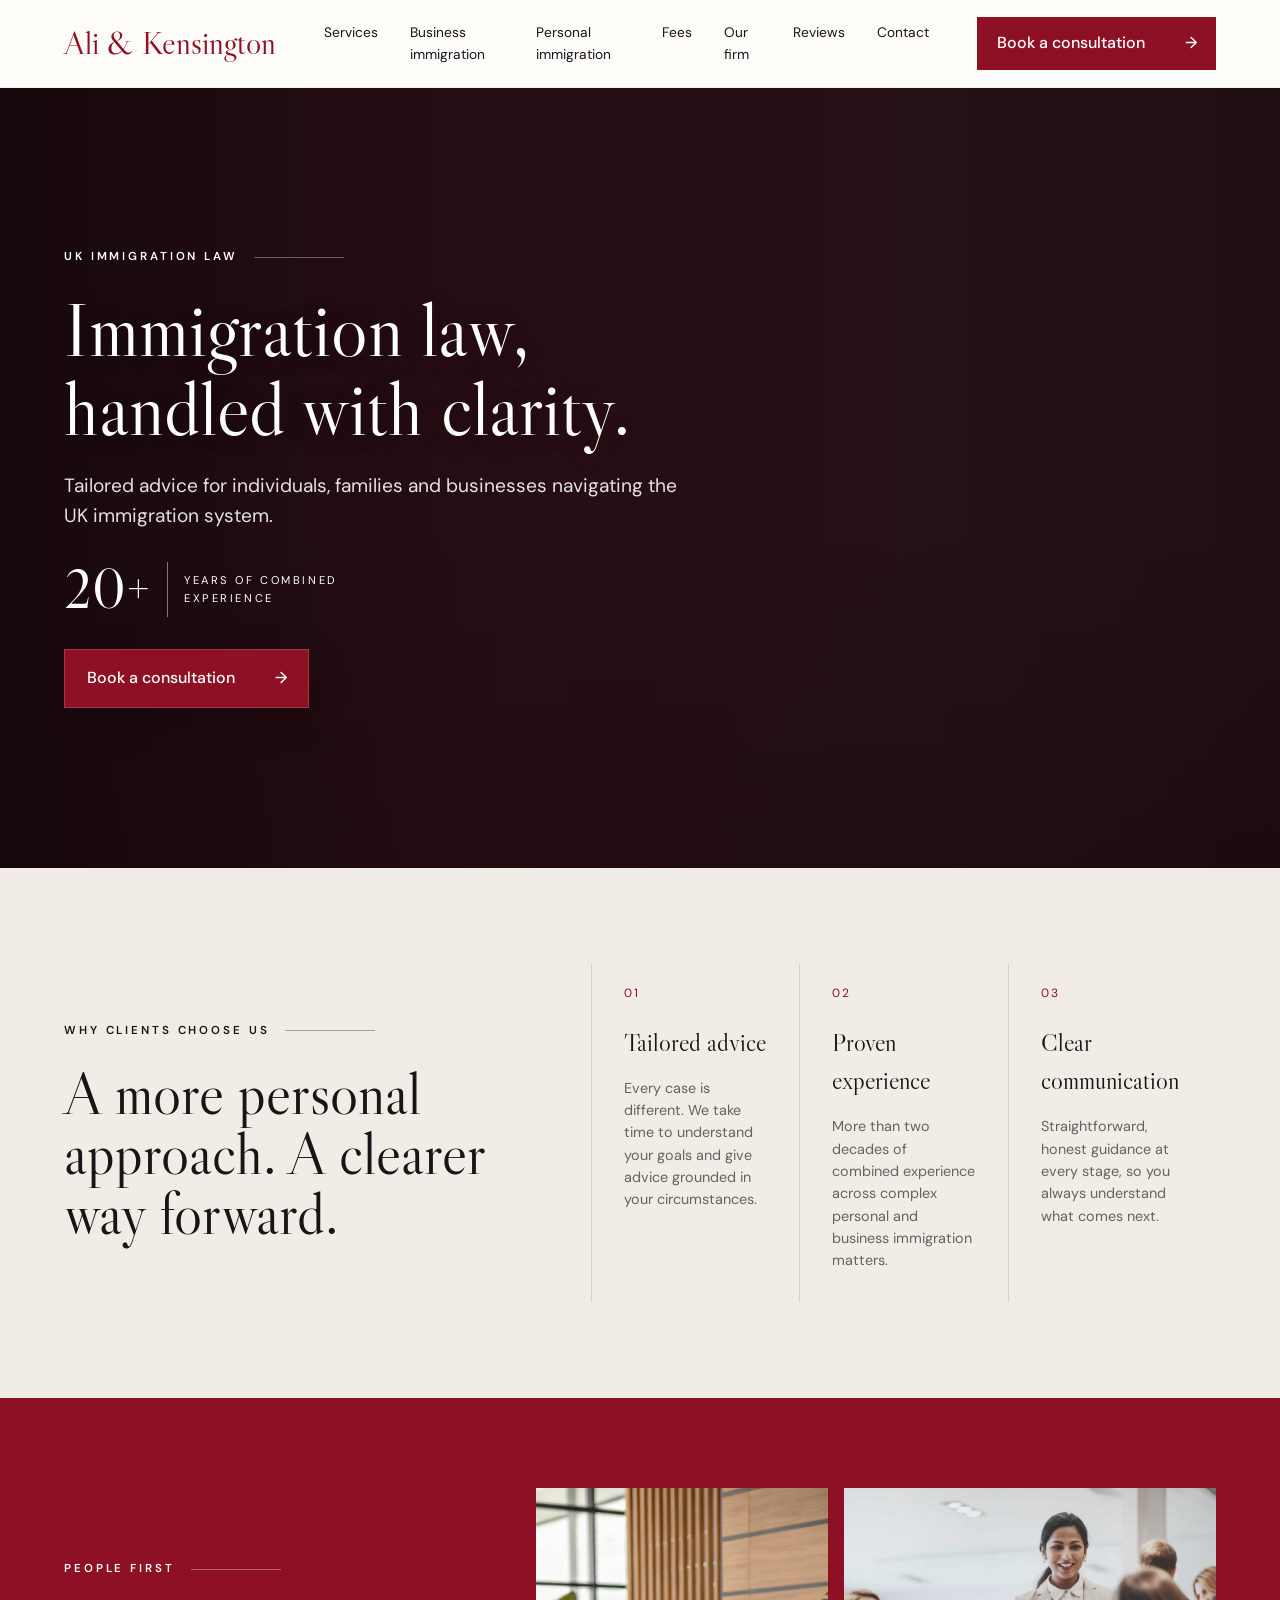
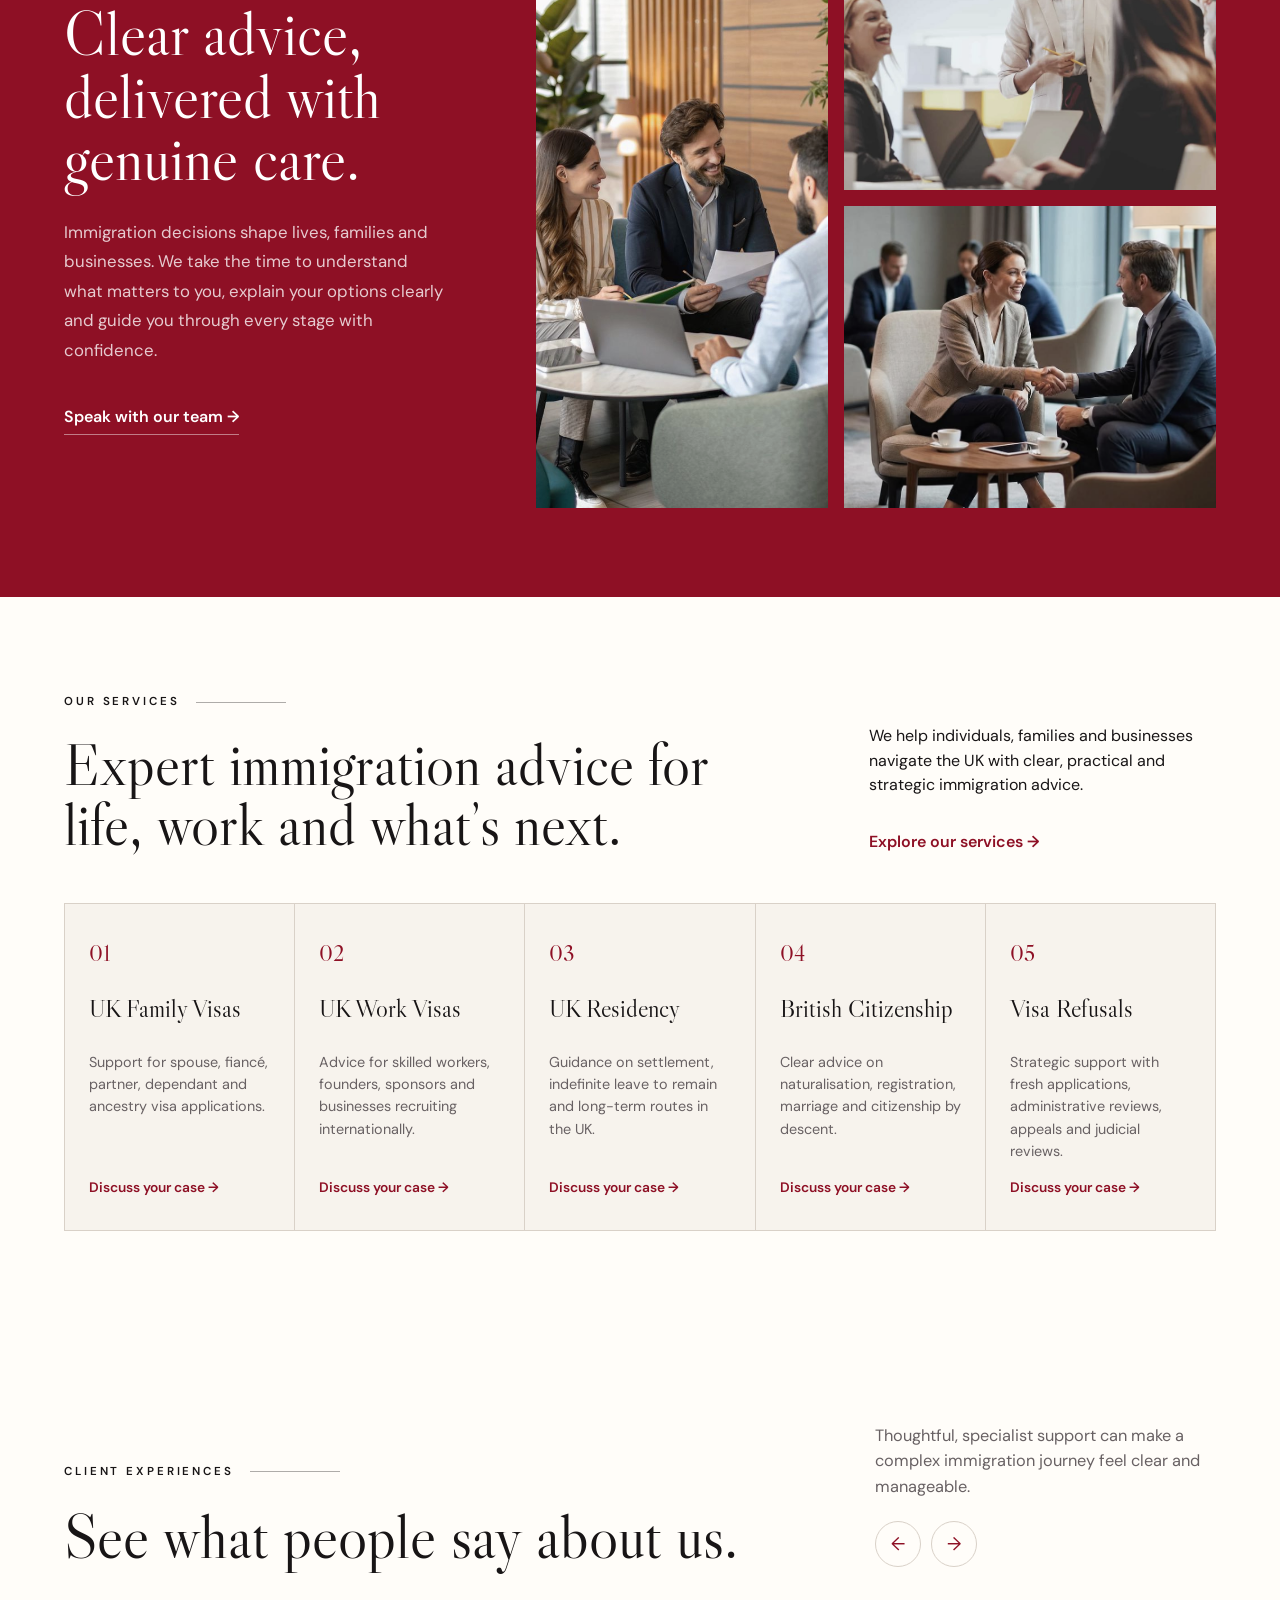
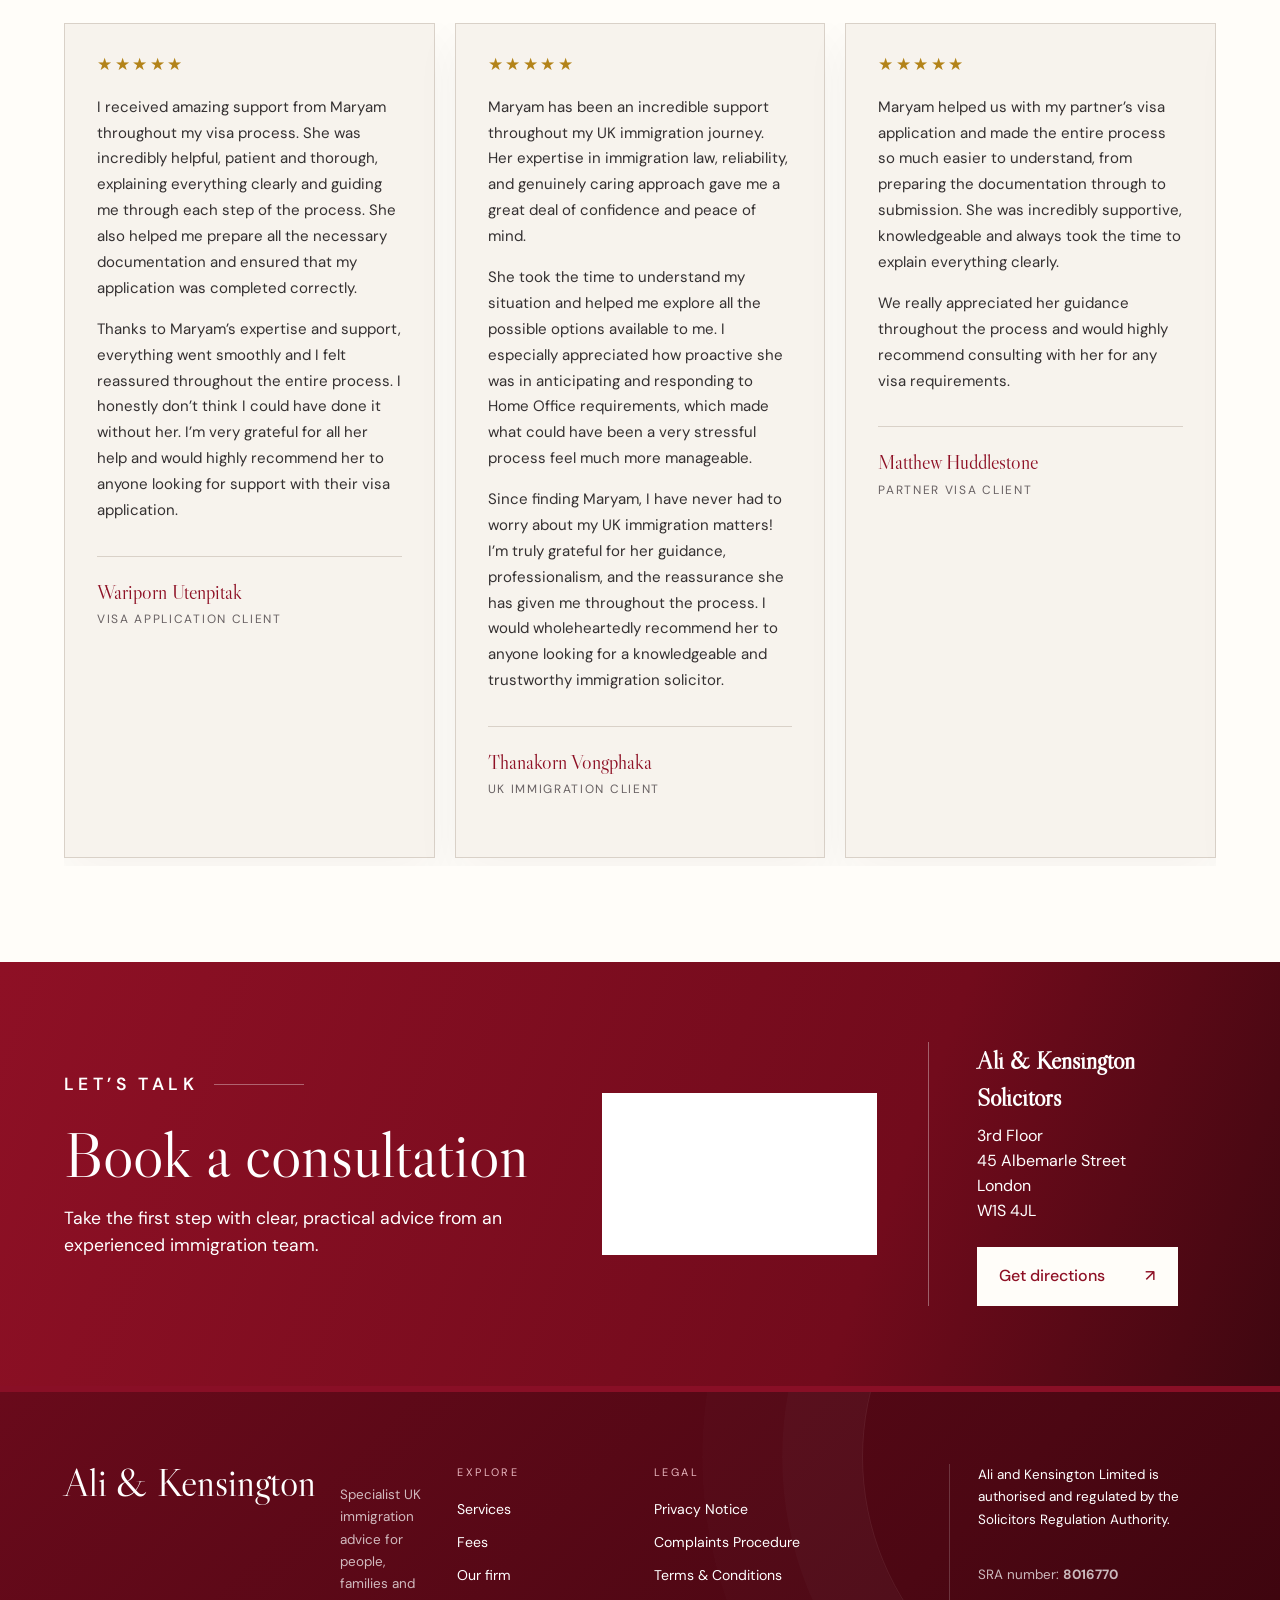
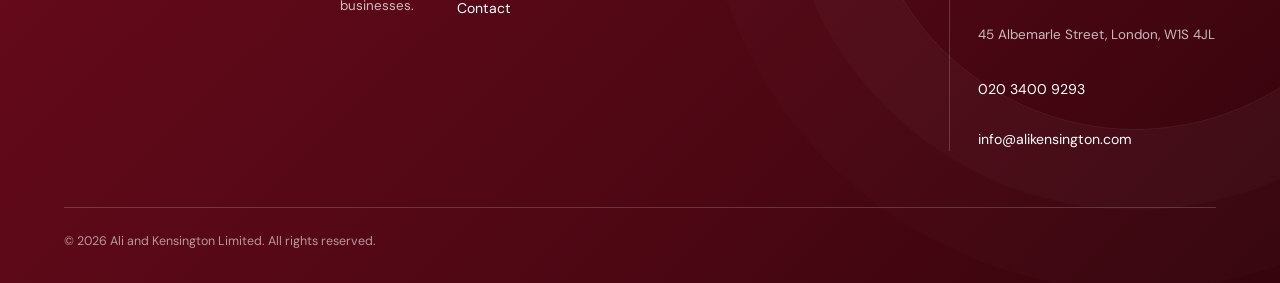
<file: index.html>
<!doctype html>
<html lang="en-GB">
<head>
  <meta charset="utf-8">
  <meta name="viewport" content="width=device-width, initial-scale=1">
  <meta name="description" content="Ali &amp; Kensington Solicitors provide clear, tailored UK immigration advice for individuals, families and businesses.">
  <meta name="theme-color" content="#8e1025">
  <title>Ali &amp; Kensington Solicitors | UK Immigration Law</title>
  <link rel="preconnect" href="https://fonts.googleapis.com">
  <link rel="preconnect" href="https://fonts.gstatic.com" crossorigin>
  <link href="https://fonts.googleapis.com/css2?family=DM+Sans:wght@400;500;600&family=Libre+Caslon+Display&display=swap" rel="stylesheet">
  <link rel="stylesheet" href="styles.css">
</head>
<body>
  <a class="skip-link" href="#main">Skip to content</a>
  <header class="site-header" data-header>
    <a class="wordmark" href="#top" aria-label="Ali and Kensington home">Ali <span>&amp;</span> Kensington</a>
    <button class="menu-toggle" type="button" aria-expanded="false" aria-controls="site-nav">
      <span></span><span></span><span></span><span class="sr-only">Open navigation</span>
    </button>
    <nav id="site-nav" class="site-nav" aria-label="Main navigation">
      <a href="#services">Services</a>
      <a href="#business">Business immigration</a>
      <a href="#personal">Personal immigration</a>
      <a href="fees.html">Fees</a>
      <a href="#firm">Our firm</a>
      <a href="#reviews">Reviews</a>
      <a href="#contact">Contact</a>
    </nav>
    <a class="button header-cta" href="#contact">Book a consultation <span aria-hidden="true">→</span></a>
  </header>

  <main id="main">
    <section class="hero" id="top">
      <div class="hero-media" aria-hidden="true">
        <video class="hero-video" data-hero-video autoplay muted loop playsinline webkit-playsinline preload="auto" disablepictureinpicture disableremoteplayback controlslist="nodownload nofullscreen noremoteplayback" tabindex="-1">
          <source src="Untitled design.mp4" type="video/mp4">
        </video>
      </div>
      <div class="hero-shade" aria-hidden="true"></div>
      <div class="hero-copy">
        <p class="eyebrow">UK immigration law</p>
        <h1>Immigration law,<br>handled with clarity.</h1>
        <p class="hero-intro">Tailored advice for individuals, families and businesses navigating the UK immigration system.</p>
        <div class="experience"><strong>20+</strong><span>Years of combined<br>experience</span></div>
        <a class="button" href="#contact">Book a consultation <span aria-hidden="true">→</span></a>
      </div>
    </section>

    <section class="section proof" id="firm">
      <div class="proof-heading"><p class="eyebrow">Why clients choose us</p><h2>A more personal approach. A clearer way forward.</h2></div>
      <div class="proof-grid">
        <article><span>01</span><h3>Tailored advice</h3><p>Every case is different. We take time to understand your goals and give advice grounded in your circumstances.</p></article>
        <article><span>02</span><h3>Proven experience</h3><p>More than two decades of combined experience across complex personal and business immigration matters.</p></article>
        <article><span>03</span><h3>Clear communication</h3><p>Straightforward, honest guidance at every stage, so you always understand what comes next.</p></article>
      </div>
    </section>

    <section class="people-section" aria-labelledby="people-title">
      <div class="people-copy">
        <p class="eyebrow">People first</p>
        <h2 id="people-title">Clear advice, delivered with genuine care.</h2>
        <p>Immigration decisions shape lives, families and businesses. We take the time to understand what matters to you, explain your options clearly and guide you through every stage with confidence.</p>
        <a class="text-link" href="#contact">Speak with our team <span aria-hidden="true">→</span></a>
      </div>
      <div class="people-gallery" aria-label="Professional consultations and collaborative client support">
        <figure class="people-photo people-photo-tall">
          <img src="e71858cd45bb9542f345faf93f4b1dad.jpg" alt="A professional consultation in a welcoming office" loading="lazy" decoding="async">
        </figure>
        <figure class="people-photo">
          <img src="17fdde5a2818912fc1148fd6717992d9.jpg" alt="A collaborative professional meeting" loading="lazy" decoding="async">
        </figure>
        <figure class="people-photo">
          <img src="da727595d95a369a127aa18e610e833f.jpg" alt="Two professionals meeting in a comfortable office" loading="lazy" decoding="async">
        </figure>
      </div>
    </section>

    <section class="section services" id="services">
      <div class="section-heading">
        <div><p class="eyebrow">Our services</p><h2>Expert immigration advice for life, work and what’s next.</h2></div>
        <div><p>We help individuals, families and businesses navigate the UK with clear, practical and strategic immigration advice.</p><a class="text-link" href="#service-list">Explore our services <span>→</span></a></div>
      </div>
      <div class="service-grid" id="service-list">
        <article id="personal"><span class="service-icon" aria-hidden="true">01</span><h3>UK Family Visas</h3><p>Support for spouse, fiancé, partner, dependant and ancestry visa applications.</p><a href="#contact" aria-label="Discuss UK Family Visas">Discuss your case <span>→</span></a></article>
        <article id="business"><span class="service-icon" aria-hidden="true">02</span><h3>UK Work Visas</h3><p>Advice for skilled workers, founders, sponsors and businesses recruiting internationally.</p><a href="#contact" aria-label="Discuss UK Work Visas">Discuss your case <span>→</span></a></article>
        <article><span class="service-icon" aria-hidden="true">03</span><h3>UK Residency</h3><p>Guidance on settlement, indefinite leave to remain and long-term routes in the UK.</p><a href="#contact" aria-label="Discuss UK Residency">Discuss your case <span>→</span></a></article>
        <article><span class="service-icon" aria-hidden="true">04</span><h3>British Citizenship</h3><p>Clear advice on naturalisation, registration, marriage and citizenship by descent.</p><a href="#contact" aria-label="Discuss British Citizenship">Discuss your case <span>→</span></a></article>
        <article><span class="service-icon" aria-hidden="true">05</span><h3>Visa Refusals</h3><p>Strategic support with fresh applications, administrative reviews, appeals and judicial reviews.</p><a href="#contact" aria-label="Discuss a Visa Refusal">Discuss your case <span>→</span></a></article>
      </div>
    </section>

    <section class="section reviews" id="reviews" aria-labelledby="reviews-title">
      <div class="reviews-heading">
        <div>
          <p class="eyebrow">Client experiences</p>
          <h2 id="reviews-title">See what people say about us.</h2>
        </div>
        <div class="reviews-intro">
          <p>Thoughtful, specialist support can make a complex immigration journey feel clear and manageable.</p>
          <div class="carousel-controls" aria-label="Review carousel controls">
            <button class="carousel-button" type="button" data-carousel-prev aria-label="Previous review">←</button>
            <button class="carousel-button" type="button" data-carousel-next aria-label="Next review">→</button>
          </div>
        </div>
      </div>

      <div class="review-grid" data-review-carousel aria-roledescription="carousel" aria-label="Client reviews">
        <article class="review-card">
          <div class="stars" aria-label="5 out of 5 stars"><span aria-hidden="true">★★★★★</span></div>
          <blockquote>
            <p>I received amazing support from Maryam throughout my visa process. She was incredibly helpful, patient and thorough, explaining everything clearly and guiding me through each step of the process. She also helped me prepare all the necessary documentation and ensured that my application was completed correctly.</p>
            <p>Thanks to Maryam’s expertise and support, everything went smoothly and I felt reassured throughout the entire process. I honestly don’t think I could have done it without her. I’m very grateful for all her help and would highly recommend her to anyone looking for support with their visa application.</p>
          </blockquote>
          <footer><strong>Wariporn Utenpitak</strong><span>Visa application client</span></footer>
        </article>

        <article class="review-card">
          <div class="stars" aria-label="5 out of 5 stars"><span aria-hidden="true">★★★★★</span></div>
          <blockquote>
            <p>Maryam has been an incredible support throughout my UK immigration journey. Her expertise in immigration law, reliability, and genuinely caring approach gave me a great deal of confidence and peace of mind.</p>
            <p>She took the time to understand my situation and helped me explore all the possible options available to me. I especially appreciated how proactive she was in anticipating and responding to Home Office requirements, which made what could have been a very stressful process feel much more manageable.</p>
            <p>Since finding Maryam, I have never had to worry about my UK immigration matters! I’m truly grateful for her guidance, professionalism, and the reassurance she has given me throughout the process. I would wholeheartedly recommend her to anyone looking for a knowledgeable and trustworthy immigration solicitor.</p>
          </blockquote>
          <footer><strong>Thanakorn Vongphaka</strong><span>UK immigration client</span></footer>
        </article>

        <article class="review-card">
          <div class="stars" aria-label="5 out of 5 stars"><span aria-hidden="true">★★★★★</span></div>
          <blockquote>
            <p>Maryam helped us with my partner’s visa application and made the entire process so much easier to understand, from preparing the documentation through to submission. She was incredibly supportive, knowledgeable and always took the time to explain everything clearly.</p>
            <p>We really appreciated her guidance throughout the process and would highly recommend consulting with her for any visa requirements.</p>
          </blockquote>
          <footer><strong>Matthew Huddlestone</strong><span>Partner visa client</span></footer>
        </article>

        <article class="review-card">
          <div class="stars" aria-label="5 out of 5 stars"><span aria-hidden="true">★★★★★</span></div>
          <blockquote>
            <p>I can’t thank this firm and the staff, namely, Maryam &amp; Lexxa, enough for all their help and professionalism. From the very beginning, their responses were fast, clear, and reassuring, which made such a difference during a stressful time. My case was quite complicated, but they took the time to fully understand every detail and kept me informed every step of the way.</p>
            <p>They were incredibly thorough and made sure I understood all my options before moving forward. Nothing ever felt rushed or overlooked. Their attention to detail and commitment to getting the best possible result truly stood out.</p>
            <p>In the end, we achieved the outcome we were hoping for — a great start for myself and my family. I really appreciate all the hard work, communication, and care that went into my case. Highly recommend to anyone looking for reliable, professional solicitors who genuinely care about their clients.</p>
          </blockquote>
          <footer><strong>Ralph Toribio</strong><span>Immigration client</span></footer>
        </article>

        <article class="review-card">
          <div class="stars" aria-label="5 out of 5 stars"><span aria-hidden="true">★★★★★</span></div>
          <blockquote>
            <p>I’ve worked with Ms Sufi for over a decade wherever she has been based. Now she has her own firm I have no reservations in recommending it. Humble, professional and fair. No inflated charges. I’m hoping they’ll expand to other legal areas.</p>
          </blockquote>
          <footer><strong>Tara Na</strong><span>Long-standing client</span></footer>
        </article>
      </div>
      <p class="carousel-status sr-only" aria-live="polite" data-carousel-status></p>
    </section>

    <dialog class="review-dialog" data-review-dialog aria-labelledby="review-dialog-name">
      <div class="review-dialog-inner">
        <button class="review-dialog-close" type="button" data-dialog-close aria-label="Close full review">×</button>
        <div class="stars" aria-label="5 out of 5 stars"><span aria-hidden="true">★★★★★</span></div>
        <div class="review-dialog-copy" data-dialog-copy></div>
        <footer>
          <strong id="review-dialog-name" data-dialog-name></strong>
          <span data-dialog-source></span>
        </footer>
      </div>
    </dialog>

    <section class="consultation" id="contact">
      <div>
        <p class="eyebrow">Let’s talk</p>
        <h2>Book a consultation</h2>
        <p>Take the first step with clear, practical advice from an experienced immigration team.</p>
      </div>
      <div class="sra-badge consultation-sra-badge" aria-label="Solicitors Regulation Authority digital badge">
        <div style="width:275px;max-width:100%;max-height:163px;"><div style="position:relative;padding-bottom:59.1%;height:0;overflow:hidden;"><iframe title="SRA Digital Badge" frameborder="0" scrolling="no" allowtransparency="true" src="https://cdn.yoshki.com/iframe/55845r.html" style="border:0;margin:0;padding:0;background-color:transparent;top:0;left:0;width:100%;height:100%;position:absolute;"></iframe></div></div>
      </div>
      <address>
        <strong>Ali &amp; Kensington Solicitors</strong>
        <span>3rd Floor</span>
        <span>45 Albemarle Street</span>
        <span>London</span>
        <span>W1S 4JL</span>
        <a class="button button-light" href="https://www.google.com/maps/search/?api=1&query=45+Albemarle+Street+London+W1S+4JL" target="_blank" rel="noreferrer">Get directions <span aria-hidden="true">↗</span></a>
      </address>
    </section>
  </main>

  <footer class="site-footer">
    <div class="footer-brand">
      <a class="wordmark" href="#top">Ali <span>&amp;</span> Kensington</a>
      <p>Specialist UK immigration advice for people, families and businesses.</p>
    </div>
    <nav class="footer-links" aria-label="Services and contact">
      <p>Explore</p>
      <a href="#services">Services</a>
      <a href="fees.html">Fees</a>
      <a href="#firm">Our firm</a>
      <a href="#contact">Contact</a>
    </nav>
    <nav class="footer-links" aria-label="Legal information">
      <p>Legal</p>
      <a href="privacy.html">Privacy Notice</a>
      <a href="complaints.html">Complaints Procedure</a>
      <a href="terms.html">Terms &amp; Conditions</a>
    </nav>
    <div class="footer-regulatory">
      <p>Ali and Kensington Limited is authorised and regulated by the Solicitors Regulation Authority.</p>
      <p>SRA number: <strong>8016770</strong></p>
      <address>45 Albemarle Street, London, W1S 4JL</address>
      <a href="tel:+442034009293">020 3400 9293</a>
      <a href="mailto:info@alikensington.com">info@alikensington.com</a>
    </div>
    <p class="copyright">© <span data-year></span> Ali and Kensington Limited. All rights reserved.</p>
  </footer>
  <script src="script.js"></script>
</body>
</html>
</file>
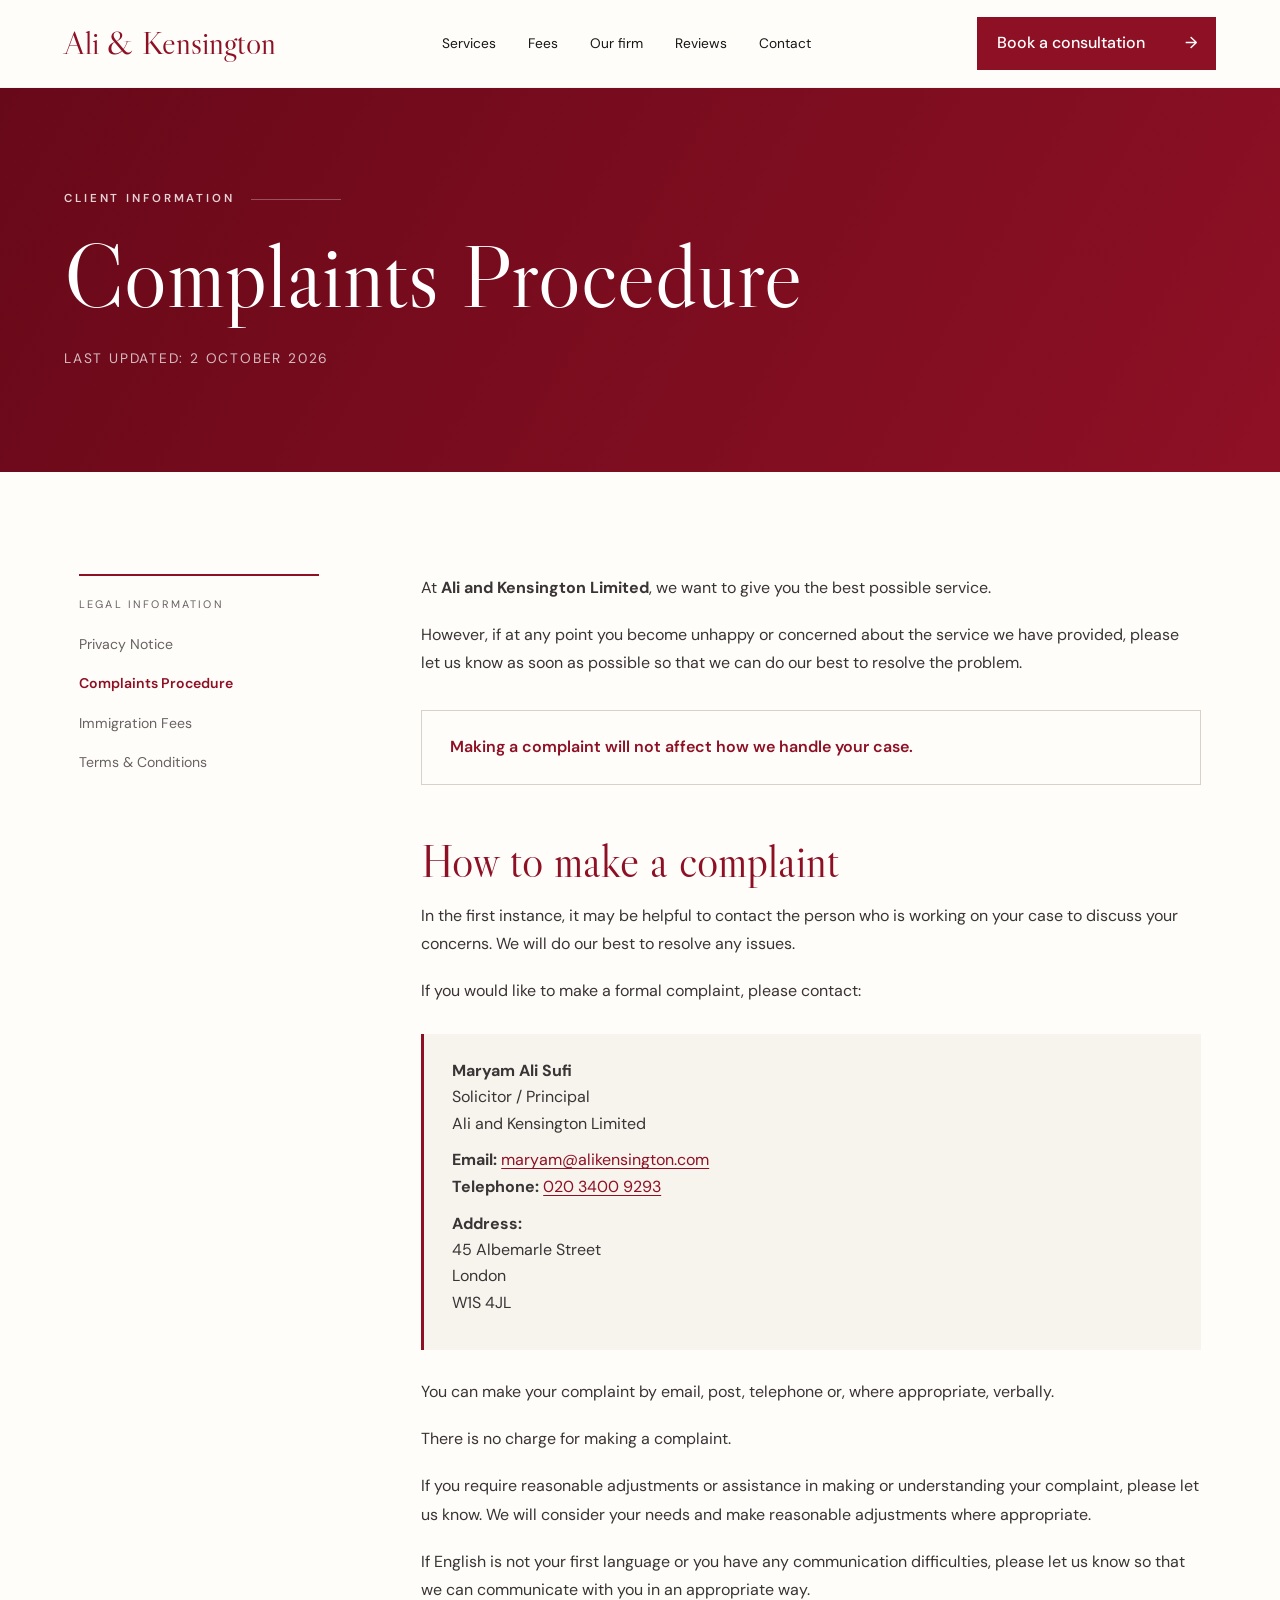
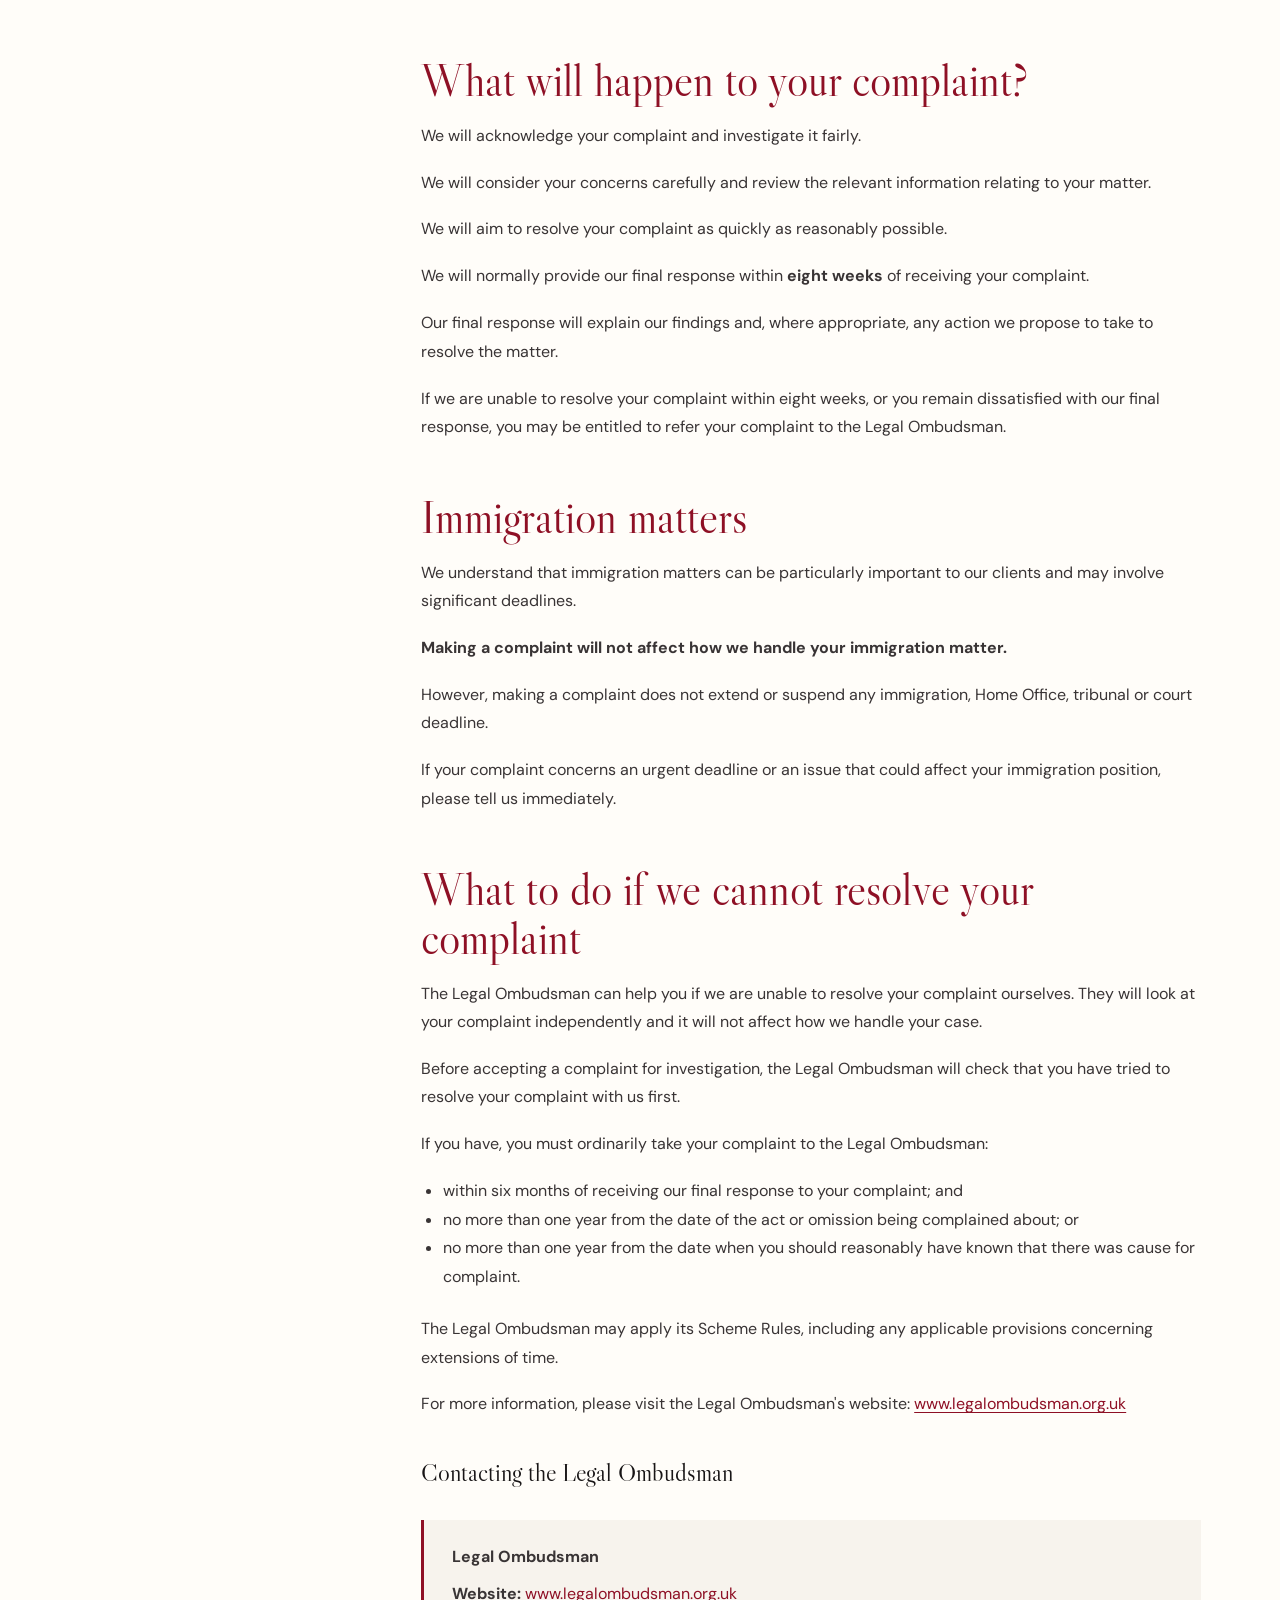
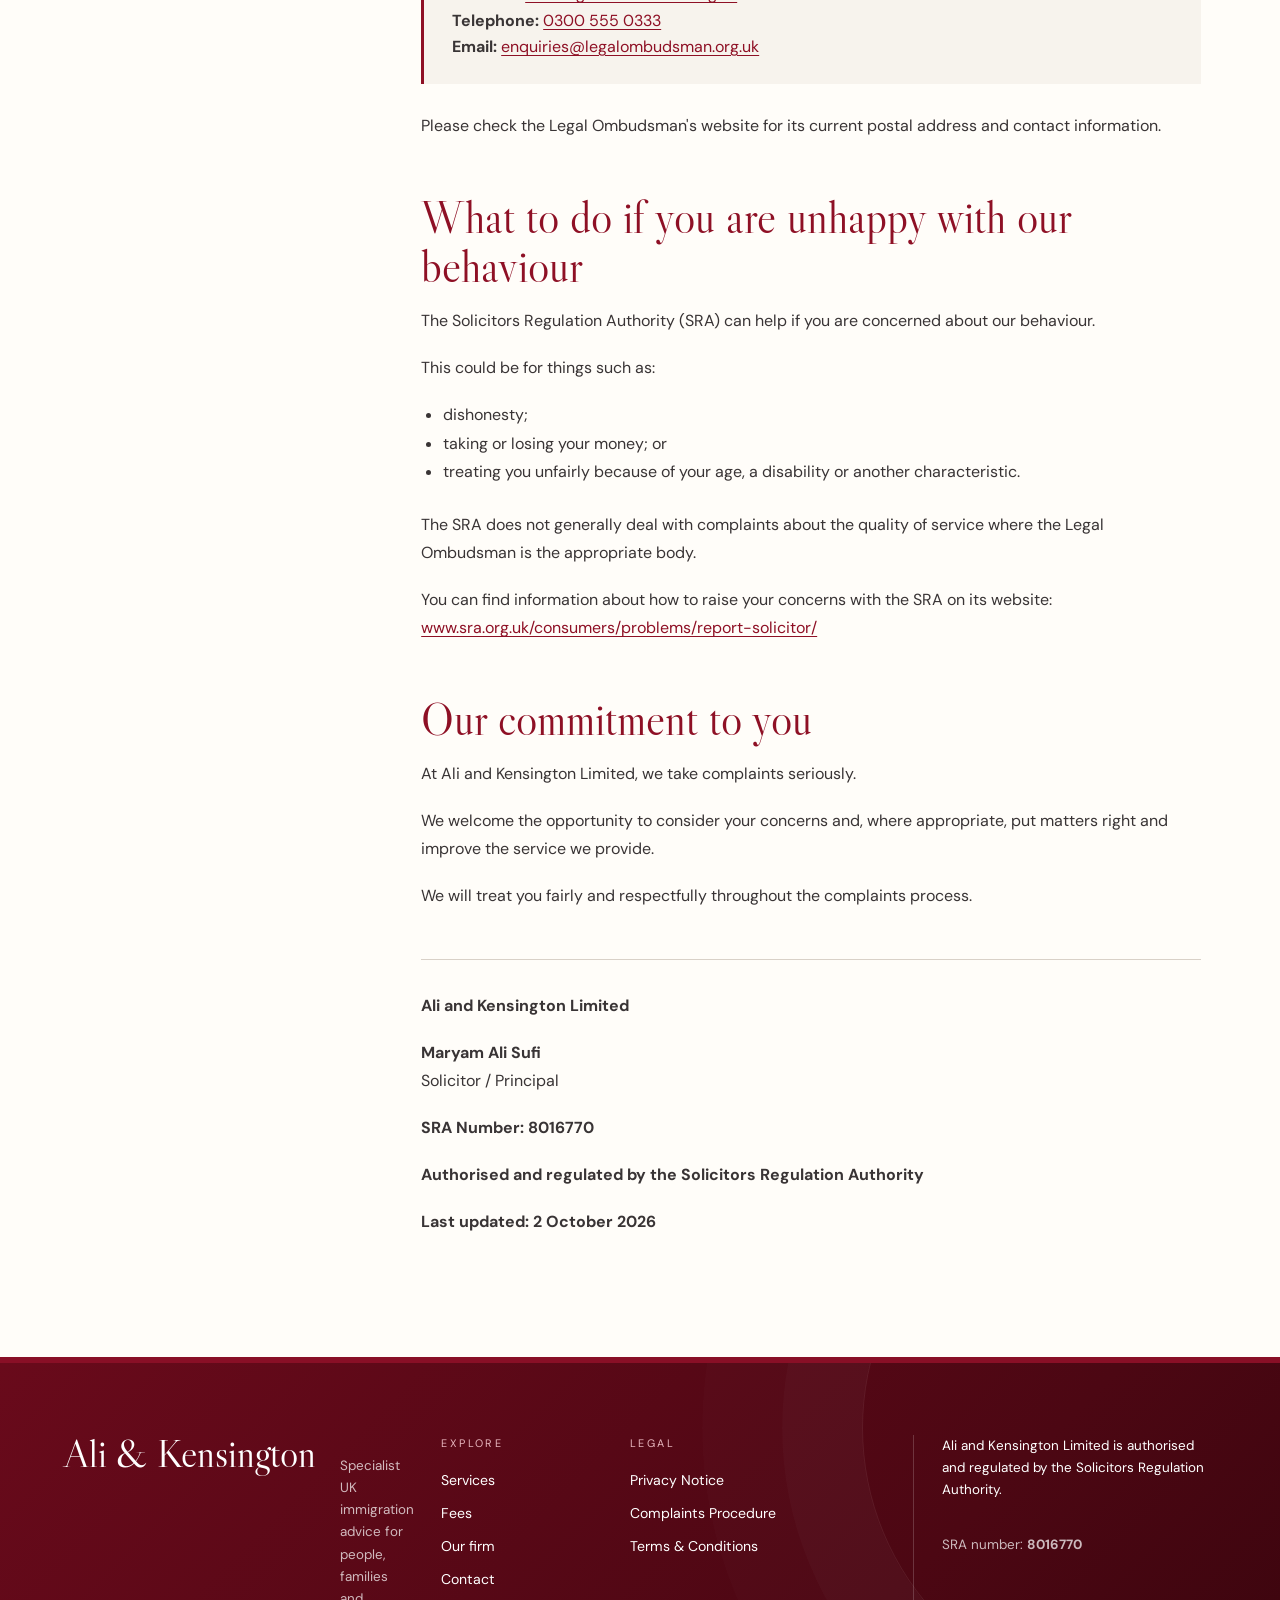
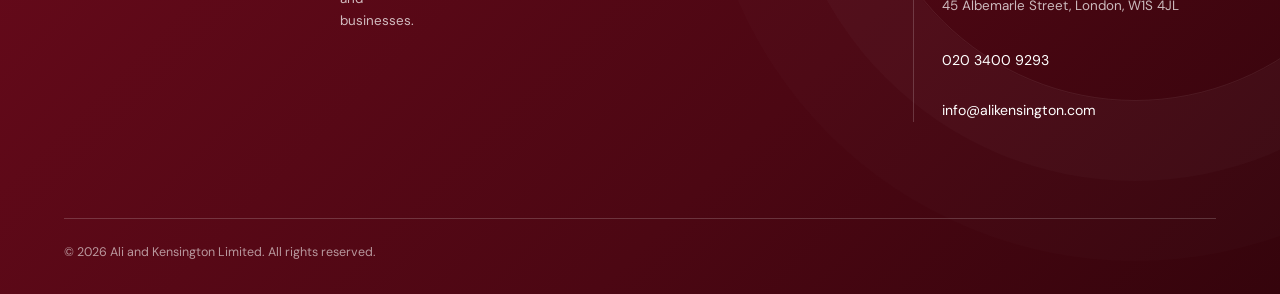
<file: complaints.html>
<!doctype html>
<html lang="en-GB">
<head>
  <meta charset="utf-8">
  <meta name="viewport" content="width=device-width, initial-scale=1">
  <meta name="description" content="Complaints procedure for Ali and Kensington Limited.">
  <meta name="theme-color" content="#8e1025">
  <title>Complaints Procedure | Ali &amp; Kensington</title>
  <link rel="preconnect" href="https://fonts.googleapis.com">
  <link rel="preconnect" href="https://fonts.gstatic.com" crossorigin>
  <link href="https://fonts.googleapis.com/css2?family=DM+Sans:wght@400;500;600&family=Libre+Caslon+Display&display=swap" rel="stylesheet">
  <link rel="stylesheet" href="styles.css">
  <link rel="stylesheet" href="legal.css">
</head>
<body>
  <a class="skip-link" href="#main">Skip to content</a>
  <header class="site-header" data-header>
    <a class="wordmark" href="index.html" aria-label="Ali and Kensington home">Ali <span>&amp;</span> Kensington</a>
    <button class="menu-toggle" type="button" aria-expanded="false" aria-controls="site-nav"><span></span><span></span><span></span><span class="sr-only">Open navigation</span></button>
    <nav id="site-nav" class="site-nav" aria-label="Main navigation">
      <a href="index.html#services">Services</a><a href="fees.html">Fees</a><a href="index.html#firm">Our firm</a><a href="index.html#reviews">Reviews</a><a href="index.html#contact">Contact</a>
    </nav>
    <a class="button header-cta" href="index.html#contact">Book a consultation <span aria-hidden="true">→</span></a>
  </header>
  <main id="main">
    <section class="legal-hero"><div class="legal-hero-inner"><p class="eyebrow">Client information</p><h1>Complaints Procedure</h1><p class="legal-hero-meta">Last updated: 2 October 2026</p></div></section>
    <div class="legal-layout">
      <nav class="legal-nav" aria-label="Legal pages"><p>Legal information</p><a href="privacy.html">Privacy Notice</a><a href="complaints.html" aria-current="page">Complaints Procedure</a><a href="fees.html">Immigration Fees</a><a href="terms.html">Terms &amp; Conditions</a></nav>
      <article class="legal-content">
        <p>At <strong>Ali and Kensington Limited</strong>, we want to give you the best possible service.</p>
        <p>However, if at any point you become unhappy or concerned about the service we have provided, please let us know as soon as possible so that we can do our best to resolve the problem.</p>
        <div class="legal-callout">Making a complaint will not affect how we handle your case.</div>

        <h2>How to make a complaint</h2>
        <p>In the first instance, it may be helpful to contact the person who is working on your case to discuss your concerns. We will do our best to resolve any issues.</p>
        <p>If you would like to make a formal complaint, please contact:</p>
        <div class="legal-contact">
          <p><strong>Maryam Ali Sufi</strong><br>Solicitor / Principal<br>Ali and Kensington Limited</p>
          <p><strong>Email:</strong> <a href="mailto:maryam@alikensington.com">maryam@alikensington.com</a><br><strong>Telephone:</strong> <a href="tel:+442034009293">020 3400 9293</a></p>
          <address><strong>Address:</strong><br>45 Albemarle Street<br>London<br>W1S 4JL</address>
        </div>
        <p>You can make your complaint by email, post, telephone or, where appropriate, verbally.</p>
        <p>There is no charge for making a complaint.</p>
        <p>If you require reasonable adjustments or assistance in making or understanding your complaint, please let us know. We will consider your needs and make reasonable adjustments where appropriate.</p>
        <p>If English is not your first language or you have any communication difficulties, please let us know so that we can communicate with you in an appropriate way.</p>

        <h2>What will happen to your complaint?</h2>
        <p>We will acknowledge your complaint and investigate it fairly.</p>
        <p>We will consider your concerns carefully and review the relevant information relating to your matter.</p>
        <p>We will aim to resolve your complaint as quickly as reasonably possible.</p>
        <p>We will normally provide our final response within <strong>eight weeks</strong> of receiving your complaint.</p>
        <p>Our final response will explain our findings and, where appropriate, any action we propose to take to resolve the matter.</p>
        <p>If we are unable to resolve your complaint within eight weeks, or you remain dissatisfied with our final response, you may be entitled to refer your complaint to the Legal Ombudsman.</p>

        <h2>Immigration matters</h2>
        <p>We understand that immigration matters can be particularly important to our clients and may involve significant deadlines.</p>
        <p><strong>Making a complaint will not affect how we handle your immigration matter.</strong></p>
        <p>However, making a complaint does not extend or suspend any immigration, Home Office, tribunal or court deadline.</p>
        <p>If your complaint concerns an urgent deadline or an issue that could affect your immigration position, please tell us immediately.</p>

        <h2>What to do if we cannot resolve your complaint</h2>
        <p>The Legal Ombudsman can help you if we are unable to resolve your complaint ourselves. They will look at your complaint independently and it will not affect how we handle your case.</p>
        <p>Before accepting a complaint for investigation, the Legal Ombudsman will check that you have tried to resolve your complaint with us first.</p>
        <p>If you have, you must ordinarily take your complaint to the Legal Ombudsman:</p>
        <ul><li>within six months of receiving our final response to your complaint; and</li><li>no more than one year from the date of the act or omission being complained about; or</li><li>no more than one year from the date when you should reasonably have known that there was cause for complaint.</li></ul>
        <p>The Legal Ombudsman may apply its Scheme Rules, including any applicable provisions concerning extensions of time.</p>
        <p>For more information, please visit the Legal Ombudsman's website: <a href="https://www.legalombudsman.org.uk/" target="_blank" rel="noreferrer">www.legalombudsman.org.uk</a></p>

        <h3>Contacting the Legal Ombudsman</h3>
        <div class="legal-contact"><p><strong>Legal Ombudsman</strong></p><p><strong>Website:</strong> <a href="https://www.legalombudsman.org.uk/" target="_blank" rel="noreferrer">www.legalombudsman.org.uk</a><br><strong>Telephone:</strong> <a href="tel:03005550333">0300 555 0333</a><br><strong>Email:</strong> <a href="mailto:enquiries@legalombudsman.org.uk">enquiries@legalombudsman.org.uk</a></p></div>
        <p>Please check the Legal Ombudsman's website for its current postal address and contact information.</p>

        <h2>What to do if you are unhappy with our behaviour</h2>
        <p>The Solicitors Regulation Authority (SRA) can help if you are concerned about our behaviour.</p>
        <p>This could be for things such as:</p>
        <ul><li>dishonesty;</li><li>taking or losing your money; or</li><li>treating you unfairly because of your age, a disability or another characteristic.</li></ul>
        <p>The SRA does not generally deal with complaints about the quality of service where the Legal Ombudsman is the appropriate body.</p>
        <p>You can find information about how to raise your concerns with the SRA on its website: <a href="https://www.sra.org.uk/consumers/problems/report-solicitor/" target="_blank" rel="noreferrer">www.sra.org.uk/consumers/problems/report-solicitor/</a></p>

        <h2>Our commitment to you</h2>
        <p>At Ali and Kensington Limited, we take complaints seriously.</p>
        <p>We welcome the opportunity to consider your concerns and, where appropriate, put matters right and improve the service we provide.</p>
        <p>We will treat you fairly and respectfully throughout the complaints process.</p>
        <div class="legal-signoff"><p><strong>Ali and Kensington Limited</strong></p><p><strong>Maryam Ali Sufi</strong><br>Solicitor / Principal</p><p><strong>SRA Number: 8016770</strong></p><p><strong>Authorised and regulated by the Solicitors Regulation Authority</strong></p><p><strong>Last updated: 2 October 2026</strong></p></div>
      </article>
    </div>
  </main>
  <footer class="site-footer">
    <div class="footer-brand"><a class="wordmark" href="index.html">Ali <span>&amp;</span> Kensington</a><p>Specialist UK immigration advice for people, families and businesses.</p></div>
    <nav class="footer-links" aria-label="Services and contact"><p>Explore</p><a href="index.html#services">Services</a><a href="fees.html">Fees</a><a href="index.html#firm">Our firm</a><a href="index.html#contact">Contact</a></nav>
    <nav class="footer-links" aria-label="Legal information"><p>Legal</p><a href="privacy.html">Privacy Notice</a><a href="complaints.html">Complaints Procedure</a><a href="terms.html">Terms &amp; Conditions</a></nav>
    <div class="footer-regulatory"><p>Ali and Kensington Limited is authorised and regulated by the Solicitors Regulation Authority.</p><p>SRA number: <strong>8016770</strong></p><address>45 Albemarle Street, London, W1S 4JL</address><a href="tel:+442034009293">020 3400 9293</a><a href="mailto:info@alikensington.com">info@alikensington.com</a></div>
    <div class="sra-badge footer-sra-badge"><div style="max-width:275px;max-height:163px;"><div style="position:relative;padding-bottom:59.1%;height:auto;overflow:hidden;"><iframe title="SRA Digital Badge" frameborder="0" scrolling="no" allowtransparency="true" src="https://cdn.yoshki.com/iframe/55845r.html" style="border:0;margin:0;padding:0;background-color:transparent;top:0;left:0;width:100%;height:100%;position:absolute;"></iframe></div></div></div>
    <p class="copyright">© <span data-year></span> Ali and Kensington Limited. All rights reserved.</p>
  </footer>
  <script src="script.js"></script>
</body>
</html>
</file>
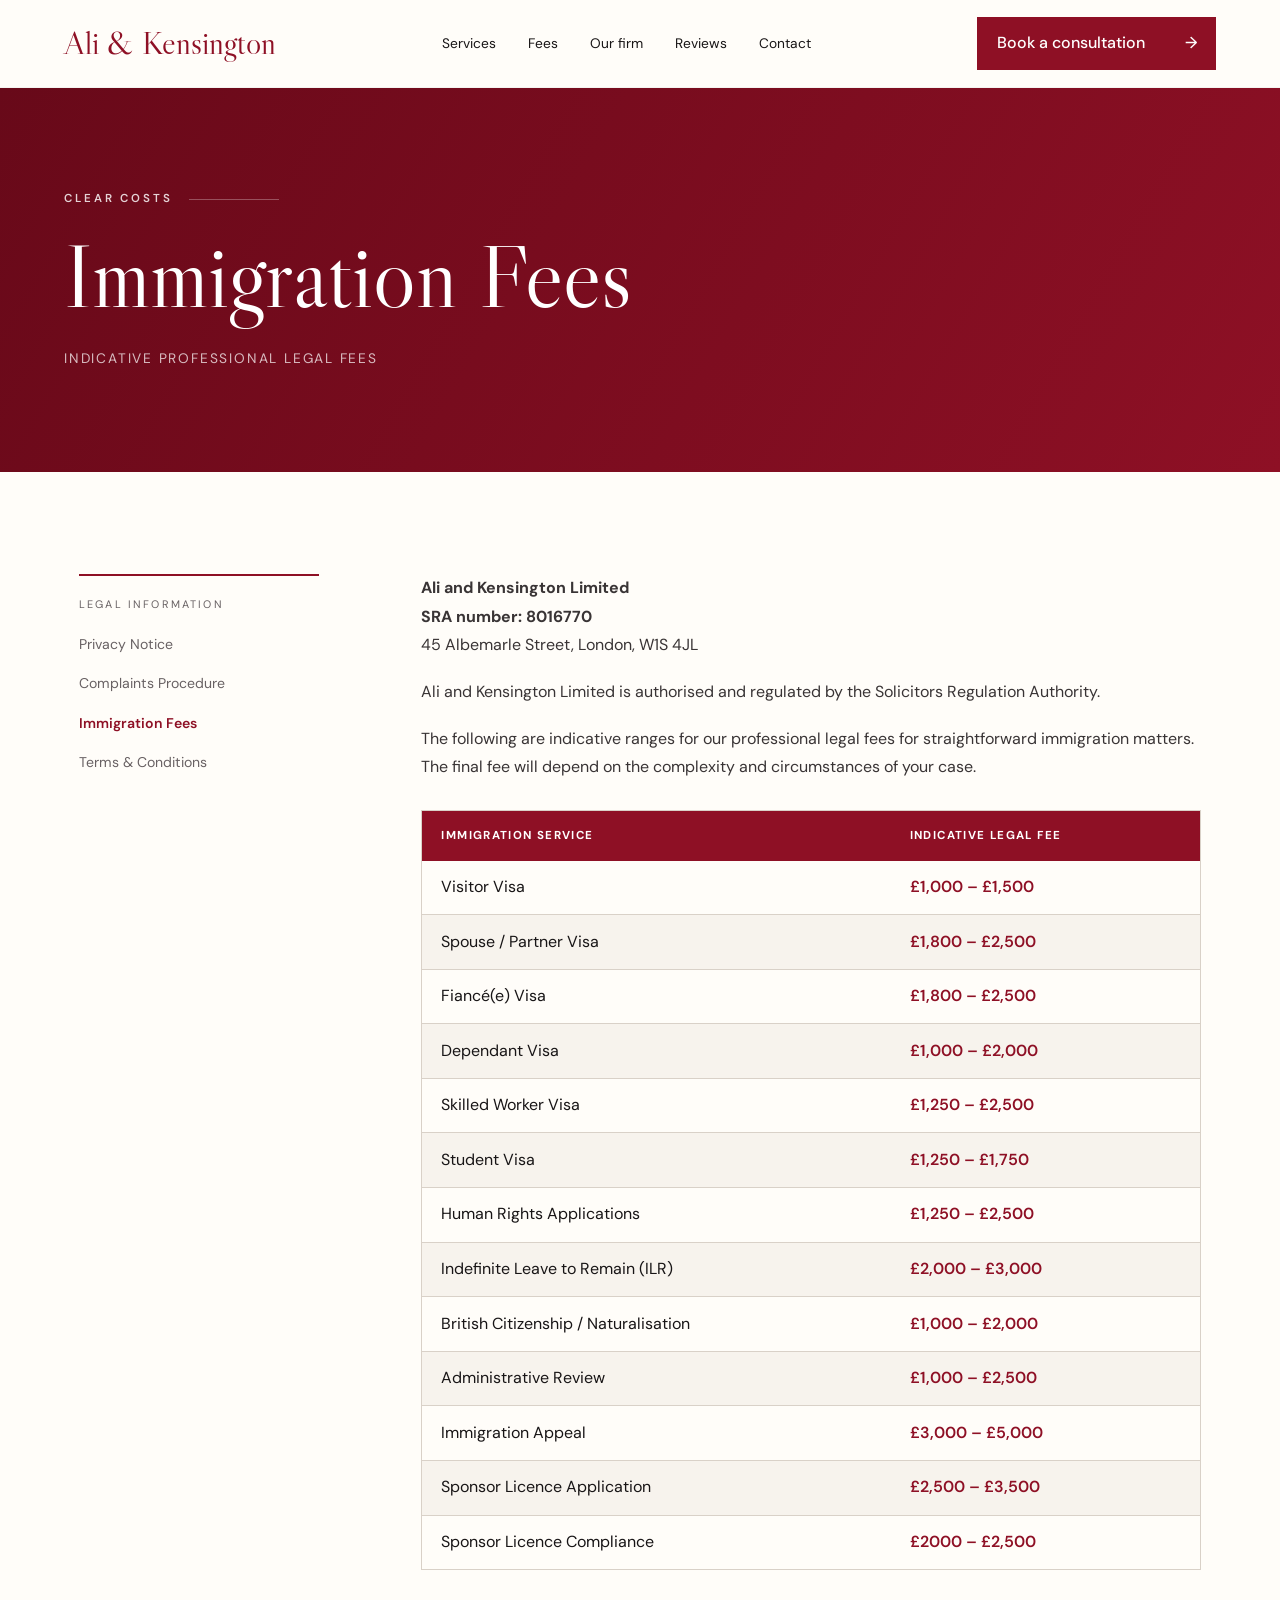
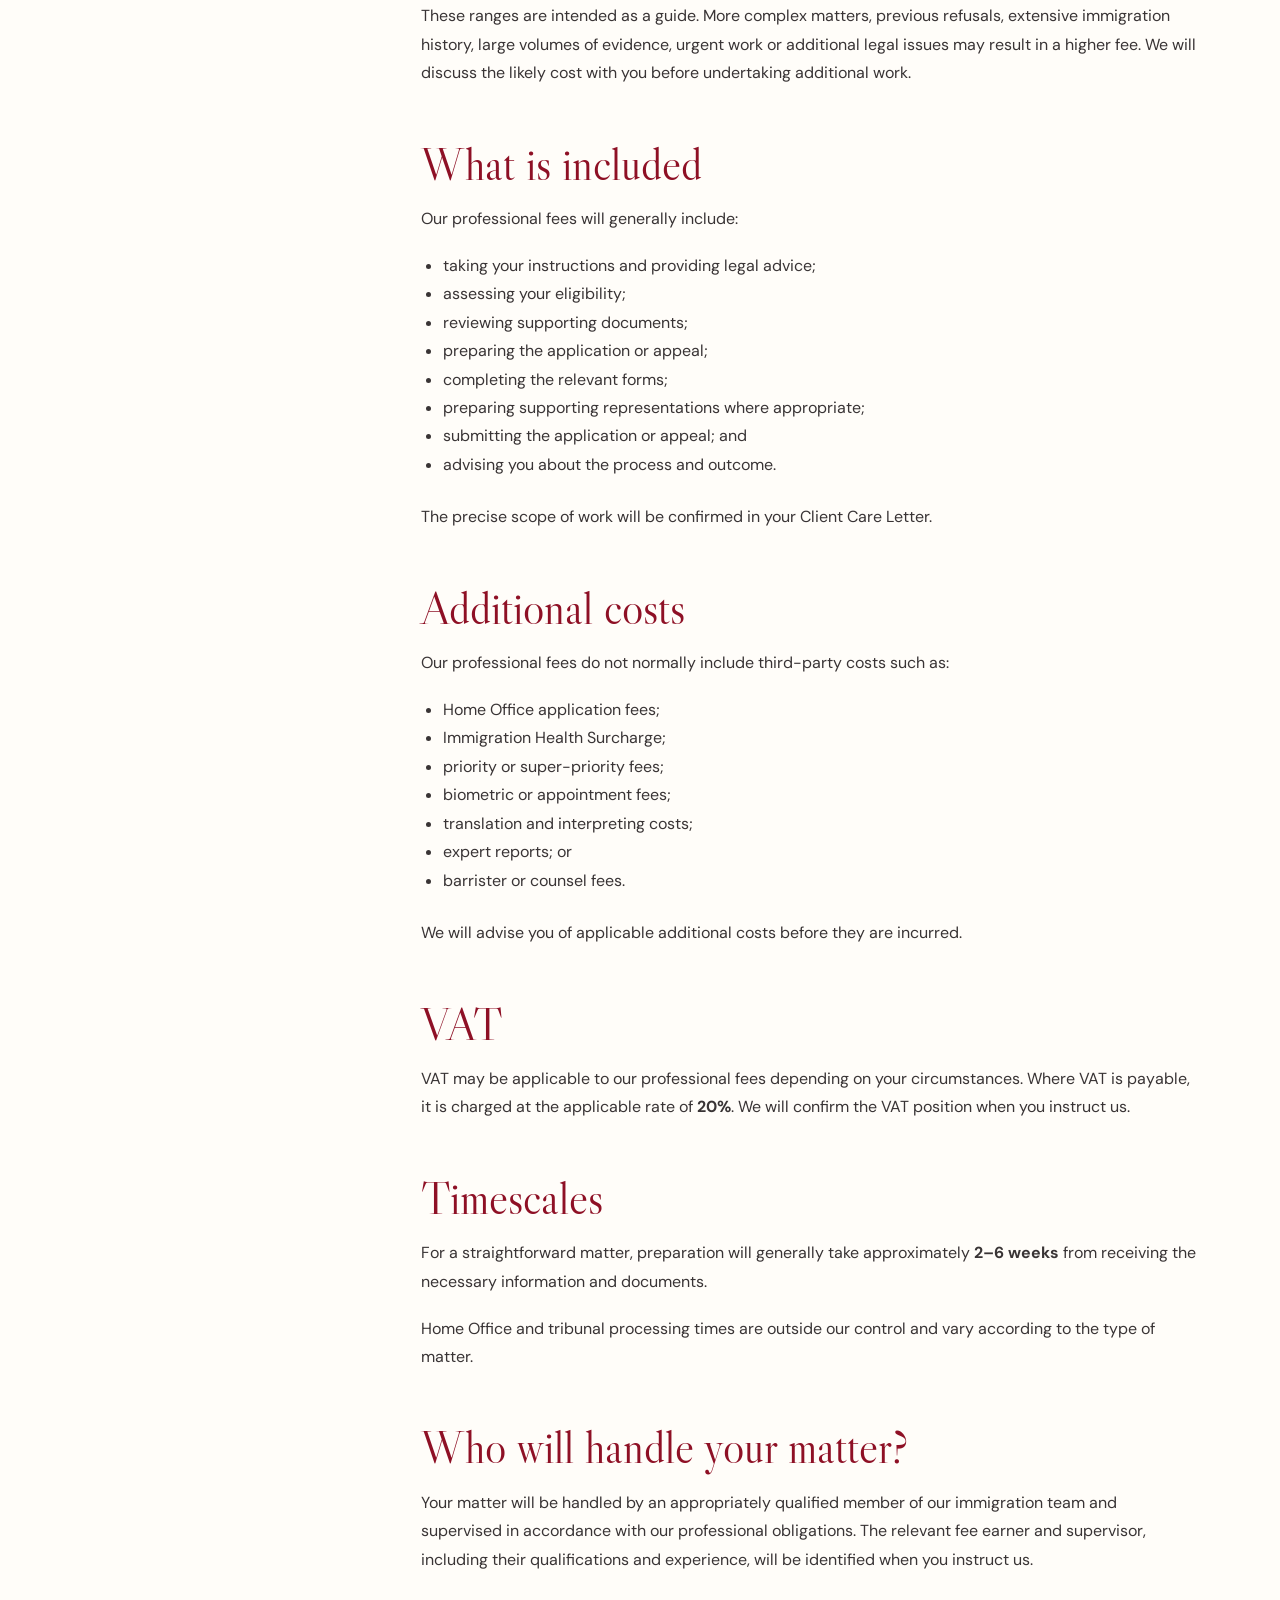
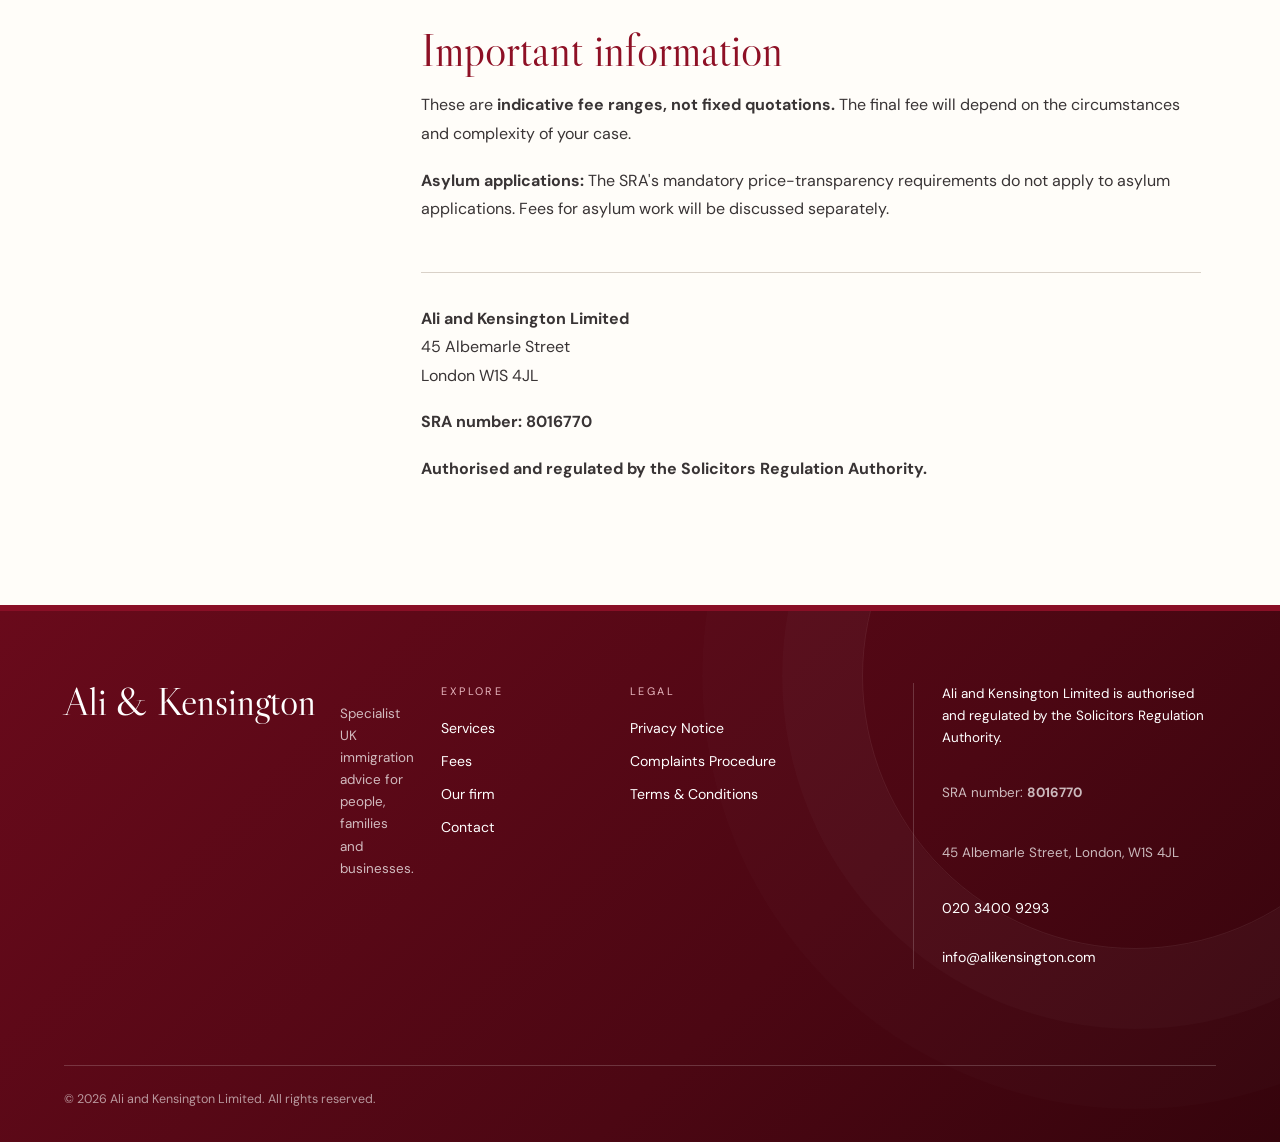
<file: fees.html>
<!doctype html>
<html lang="en-GB">
<head>
  <meta charset="utf-8"><meta name="viewport" content="width=device-width, initial-scale=1">
  <meta name="description" content="Indicative immigration legal fees for Ali and Kensington Limited."><meta name="theme-color" content="#8e1025">
  <title>Immigration Fees | Ali &amp; Kensington</title>
  <link rel="preconnect" href="https://fonts.googleapis.com"><link rel="preconnect" href="https://fonts.gstatic.com" crossorigin>
  <link href="https://fonts.googleapis.com/css2?family=DM+Sans:wght@400;500;600&family=Libre+Caslon+Display&display=swap" rel="stylesheet">
  <link rel="stylesheet" href="styles.css"><link rel="stylesheet" href="legal.css">
</head>
<body>
  <a class="skip-link" href="#main">Skip to content</a>
  <header class="site-header" data-header>
    <a class="wordmark" href="index.html" aria-label="Ali and Kensington home">Ali <span>&amp;</span> Kensington</a>
    <button class="menu-toggle" type="button" aria-expanded="false" aria-controls="site-nav"><span></span><span></span><span></span><span class="sr-only">Open navigation</span></button>
    <nav id="site-nav" class="site-nav" aria-label="Main navigation"><a href="index.html#services">Services</a><a href="fees.html" aria-current="page">Fees</a><a href="index.html#firm">Our firm</a><a href="index.html#reviews">Reviews</a><a href="index.html#contact">Contact</a></nav>
    <a class="button header-cta" href="index.html#contact">Book a consultation <span aria-hidden="true">→</span></a>
  </header>
  <main id="main">
    <section class="legal-hero"><div class="legal-hero-inner"><p class="eyebrow">Clear costs</p><h1>Immigration Fees</h1><p class="legal-hero-meta">Indicative professional legal fees</p></div></section>
    <div class="legal-layout">
      <nav class="legal-nav" aria-label="Legal pages"><p>Legal information</p><a href="privacy.html">Privacy Notice</a><a href="complaints.html">Complaints Procedure</a><a href="fees.html" aria-current="page">Immigration Fees</a><a href="terms.html">Terms &amp; Conditions</a></nav>
      <article class="legal-content">
        <p><strong>Ali and Kensington Limited</strong><br><strong>SRA number: 8016770</strong><br>45 Albemarle Street, London, W1S 4JL</p>
        <p>Ali and Kensington Limited is authorised and regulated by the Solicitors Regulation Authority.</p>
        <p>The following are indicative ranges for our professional legal fees for straightforward immigration matters. The final fee will depend on the complexity and circumstances of your case.</p>

        <div class="fee-table-wrap"><table class="fee-table"><thead><tr><th scope="col">Immigration service</th><th scope="col">Indicative legal fee</th></tr></thead><tbody>
          <tr><td>Visitor Visa</td><td>£1,000 – £1,500</td></tr>
          <tr><td>Spouse / Partner Visa</td><td>£1,800 – £2,500</td></tr>
          <tr><td>Fiancé(e) Visa</td><td>£1,800 – £2,500</td></tr>
          <tr><td>Dependant Visa</td><td>£1,000 – £2,000</td></tr>
          <tr><td>Skilled Worker Visa</td><td>£1,250 – £2,500</td></tr>
          <tr><td>Student Visa</td><td>£1,250 – £1,750</td></tr>
          <tr><td>Human Rights Applications</td><td>£1,250 – £2,500</td></tr>
          <tr><td>Indefinite Leave to Remain (ILR)</td><td>£2,000 – £3,000</td></tr>
          <tr><td>British Citizenship / Naturalisation</td><td>£1,000 – £2,000</td></tr>
          <tr><td>Administrative Review</td><td>£1,000 – £2,500</td></tr>
          <tr><td>Immigration Appeal</td><td>£3,000 – £5,000</td></tr>
          <tr><td>Sponsor Licence Application</td><td>£2,500 – £3,500</td></tr>
          <tr><td>Sponsor Licence Compliance</td><td>£2000 – £2,500</td></tr>
        </tbody></table></div>
        <p>These ranges are intended as a guide. More complex matters, previous refusals, extensive immigration history, large volumes of evidence, urgent work or additional legal issues may result in a higher fee. We will discuss the likely cost with you before undertaking additional work.</p>

        <h2>What is included</h2>
        <p>Our professional fees will generally include:</p>
        <ul><li>taking your instructions and providing legal advice;</li><li>assessing your eligibility;</li><li>reviewing supporting documents;</li><li>preparing the application or appeal;</li><li>completing the relevant forms;</li><li>preparing supporting representations where appropriate;</li><li>submitting the application or appeal; and</li><li>advising you about the process and outcome.</li></ul>
        <p>The precise scope of work will be confirmed in your Client Care Letter.</p>

        <h2>Additional costs</h2>
        <p>Our professional fees do not normally include third-party costs such as:</p>
        <ul><li>Home Office application fees;</li><li>Immigration Health Surcharge;</li><li>priority or super-priority fees;</li><li>biometric or appointment fees;</li><li>translation and interpreting costs;</li><li>expert reports; or</li><li>barrister or counsel fees.</li></ul>
        <p>We will advise you of applicable additional costs before they are incurred.</p>

        <h2>VAT</h2>
        <p>VAT may be applicable to our professional fees depending on your circumstances. Where VAT is payable, it is charged at the applicable rate of <strong>20%</strong>. We will confirm the VAT position when you instruct us.</p>

        <h2>Timescales</h2>
        <p>For a straightforward matter, preparation will generally take approximately <strong>2–6 weeks</strong> from receiving the necessary information and documents.</p>
        <p>Home Office and tribunal processing times are outside our control and vary according to the type of matter.</p>

        <h2>Who will handle your matter?</h2>
        <p>Your matter will be handled by an appropriately qualified member of our immigration team and supervised in accordance with our professional obligations. The relevant fee earner and supervisor, including their qualifications and experience, will be identified when you instruct us.</p>

        <h2>Important information</h2>
        <p>These are <strong>indicative fee ranges, not fixed quotations.</strong> The final fee will depend on the circumstances and complexity of your case.</p>
        <p><strong>Asylum applications:</strong> The SRA's mandatory price-transparency requirements do not apply to asylum applications. Fees for asylum work will be discussed separately.</p>
        <div class="legal-signoff"><p><strong>Ali and Kensington Limited</strong><br>45 Albemarle Street<br>London W1S 4JL</p><p><strong>SRA number: 8016770</strong></p><p><strong>Authorised and regulated by the Solicitors Regulation Authority.</strong></p></div>
      </article>
    </div>
  </main>
  <footer class="site-footer">
    <div class="footer-brand"><a class="wordmark" href="index.html">Ali <span>&amp;</span> Kensington</a><p>Specialist UK immigration advice for people, families and businesses.</p></div>
    <nav class="footer-links" aria-label="Services and contact"><p>Explore</p><a href="index.html#services">Services</a><a href="fees.html">Fees</a><a href="index.html#firm">Our firm</a><a href="index.html#contact">Contact</a></nav>
    <nav class="footer-links" aria-label="Legal information"><p>Legal</p><a href="privacy.html">Privacy Notice</a><a href="complaints.html">Complaints Procedure</a><a href="terms.html">Terms &amp; Conditions</a></nav>
    <div class="footer-regulatory"><p>Ali and Kensington Limited is authorised and regulated by the Solicitors Regulation Authority.</p><p>SRA number: <strong>8016770</strong></p><address>45 Albemarle Street, London, W1S 4JL</address><a href="tel:+442034009293">020 3400 9293</a><a href="mailto:info@alikensington.com">info@alikensington.com</a></div>
    <div class="sra-badge footer-sra-badge"><div style="max-width:275px;max-height:163px;"><div style="position:relative;padding-bottom:59.1%;height:auto;overflow:hidden;"><iframe title="SRA Digital Badge" frameborder="0" scrolling="no" allowtransparency="true" src="https://cdn.yoshki.com/iframe/55845r.html" style="border:0;margin:0;padding:0;background-color:transparent;top:0;left:0;width:100%;height:100%;position:absolute;"></iframe></div></div></div>
    <p class="copyright">© <span data-year></span> Ali and Kensington Limited. All rights reserved.</p>
  </footer>
  <script src="script.js"></script>
</body>
</html>
</file>
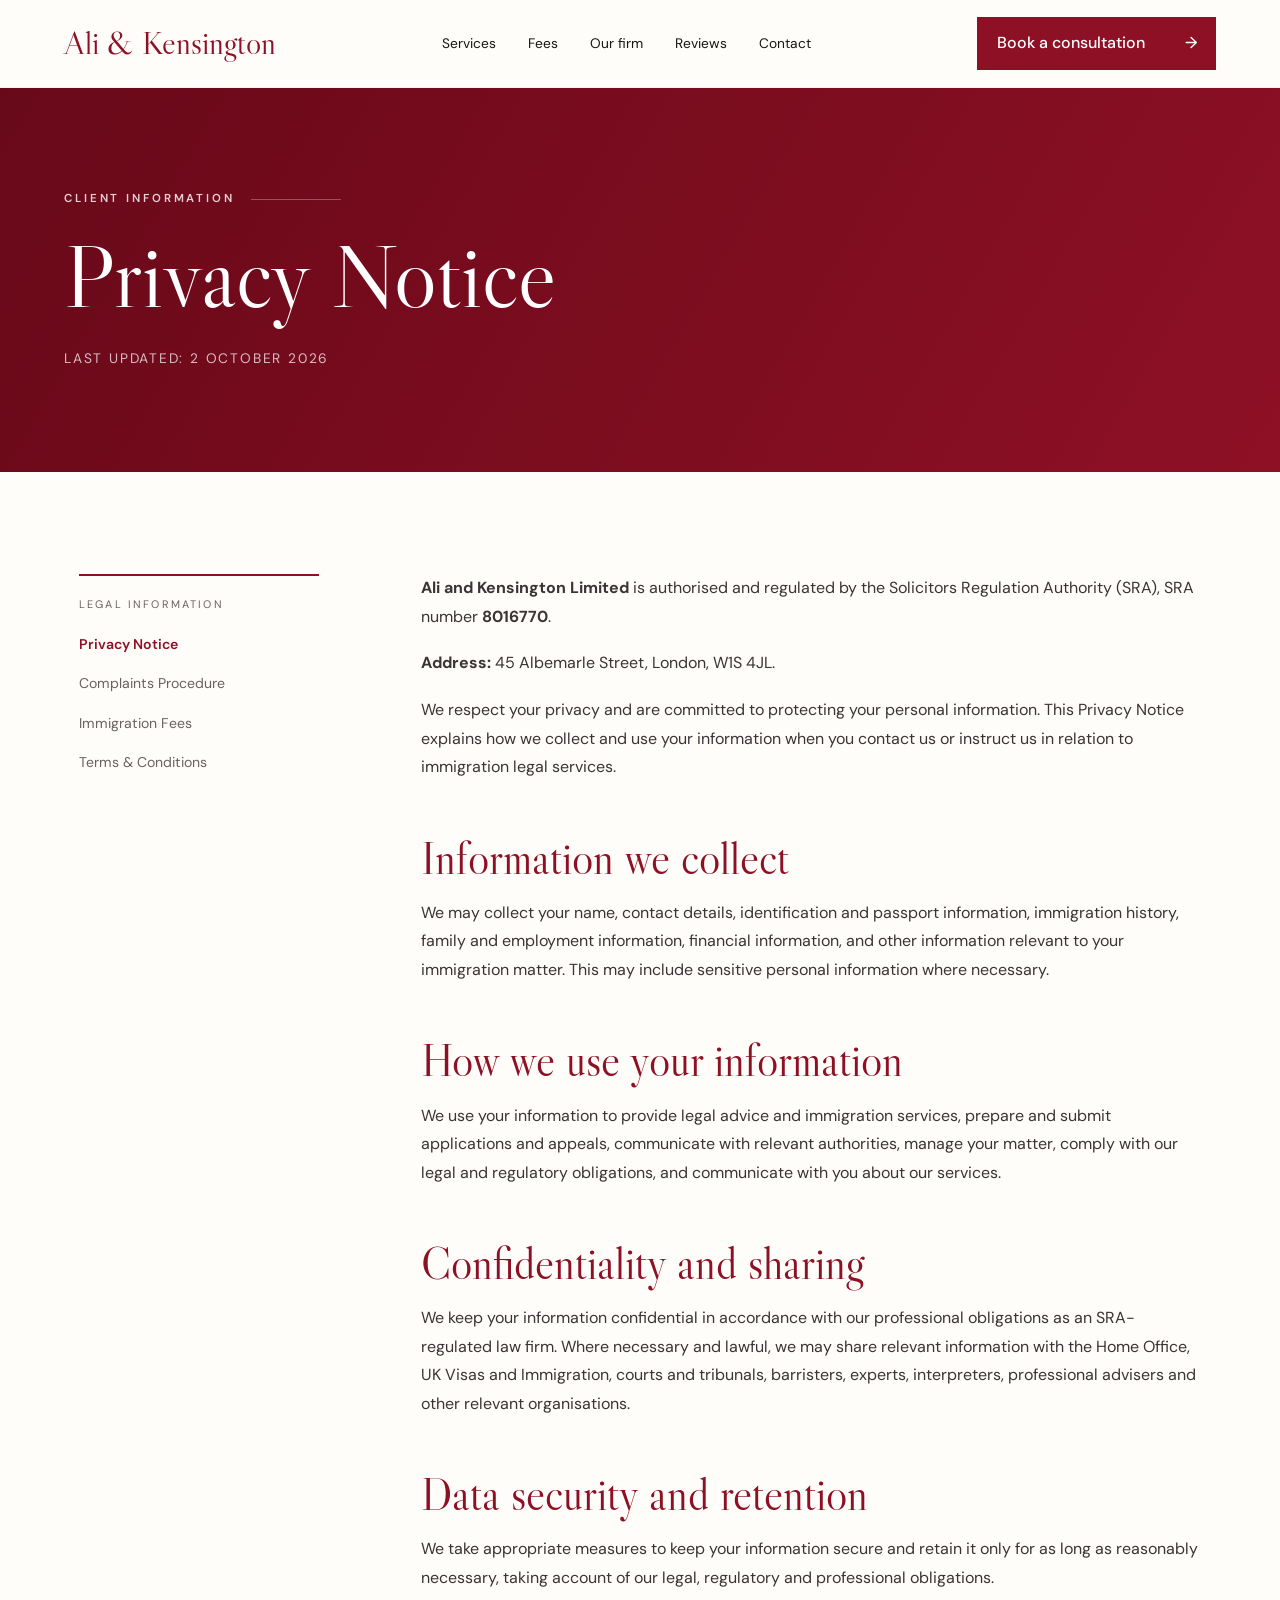
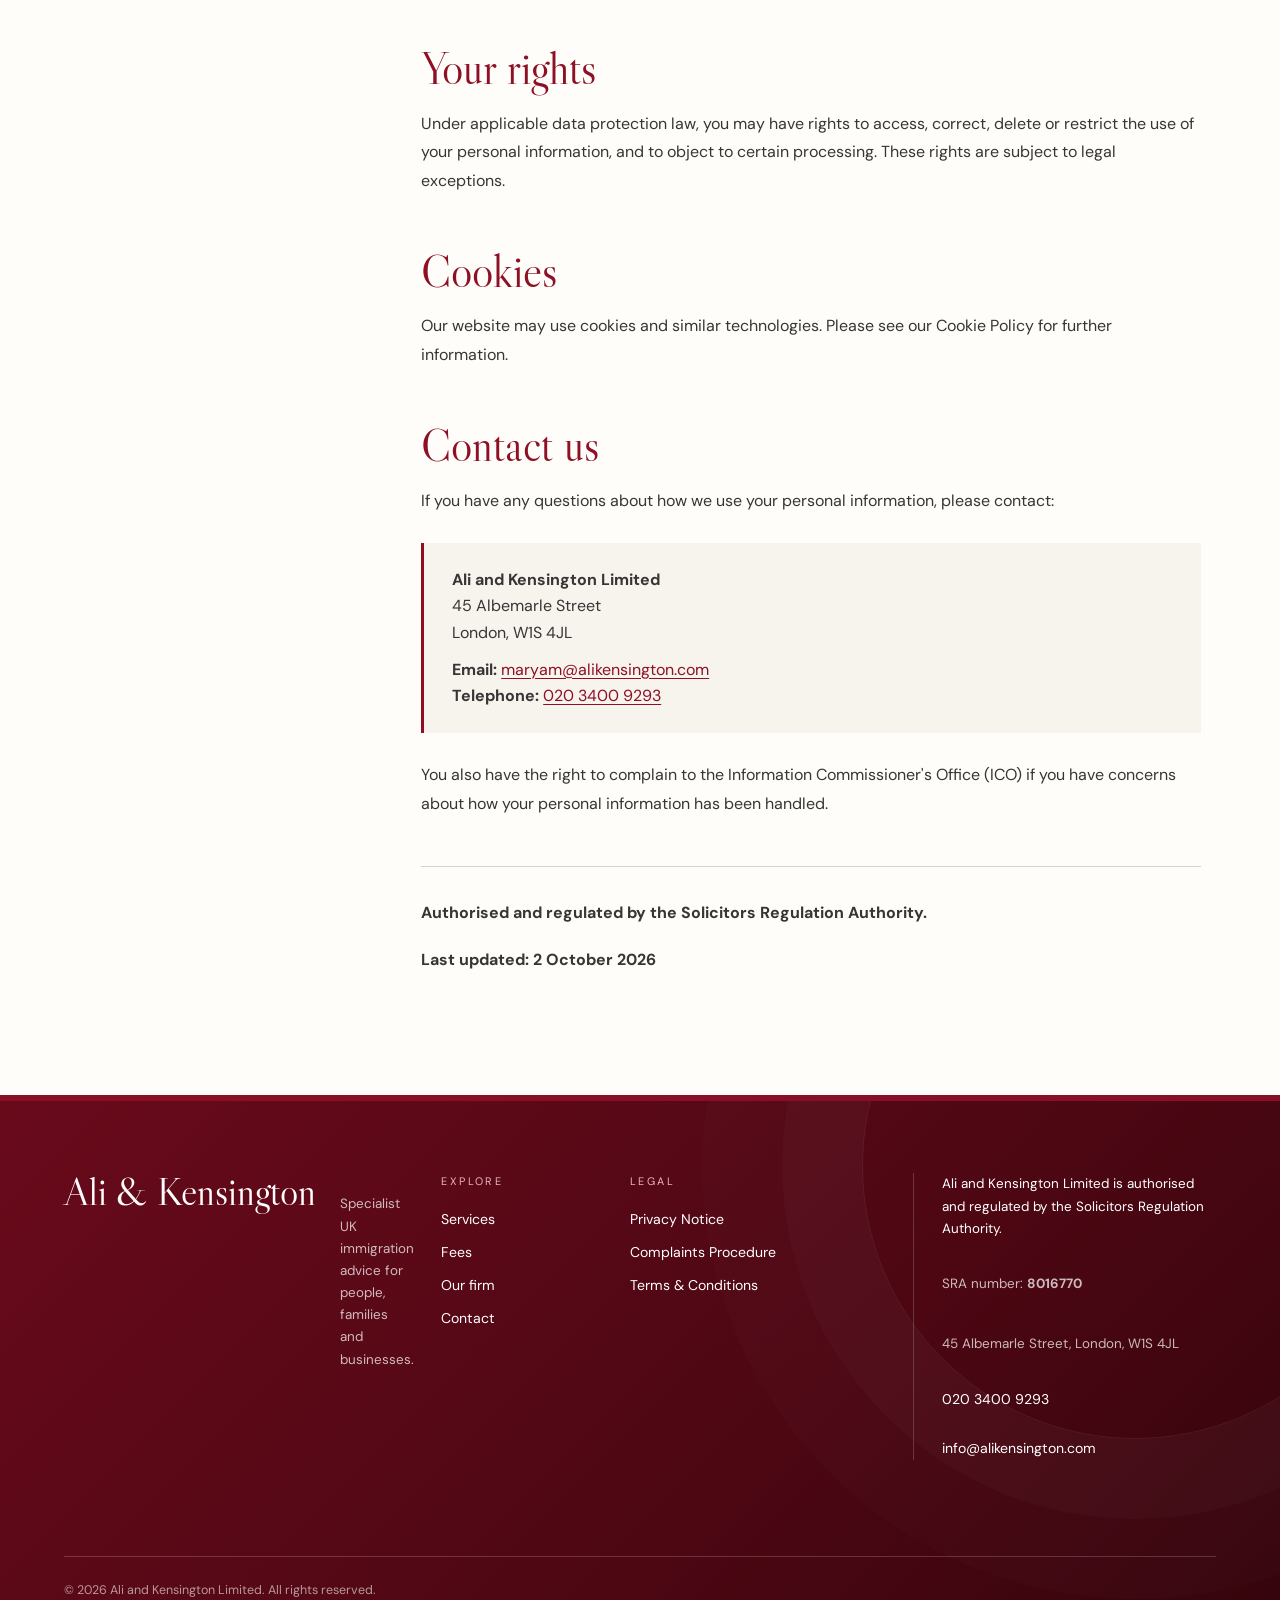
<file: privacy.html>
<!doctype html>
<html lang="en-GB">
<head>
  <meta charset="utf-8"><meta name="viewport" content="width=device-width, initial-scale=1">
  <meta name="description" content="Privacy Notice for Ali and Kensington Limited."><meta name="theme-color" content="#8e1025">
  <title>Privacy Notice | Ali &amp; Kensington</title>
  <link rel="preconnect" href="https://fonts.googleapis.com"><link rel="preconnect" href="https://fonts.gstatic.com" crossorigin>
  <link href="https://fonts.googleapis.com/css2?family=DM+Sans:wght@400;500;600&family=Libre+Caslon+Display&display=swap" rel="stylesheet">
  <link rel="stylesheet" href="styles.css"><link rel="stylesheet" href="legal.css">
</head>
<body>
  <a class="skip-link" href="#main">Skip to content</a>
  <header class="site-header" data-header>
    <a class="wordmark" href="index.html" aria-label="Ali and Kensington home">Ali <span>&amp;</span> Kensington</a>
    <button class="menu-toggle" type="button" aria-expanded="false" aria-controls="site-nav"><span></span><span></span><span></span><span class="sr-only">Open navigation</span></button>
    <nav id="site-nav" class="site-nav" aria-label="Main navigation"><a href="index.html#services">Services</a><a href="fees.html">Fees</a><a href="index.html#firm">Our firm</a><a href="index.html#reviews">Reviews</a><a href="index.html#contact">Contact</a></nav>
    <a class="button header-cta" href="index.html#contact">Book a consultation <span aria-hidden="true">→</span></a>
  </header>
  <main id="main">
    <section class="legal-hero"><div class="legal-hero-inner"><p class="eyebrow">Client information</p><h1>Privacy Notice</h1><p class="legal-hero-meta">Last updated: 2 October 2026</p></div></section>
    <div class="legal-layout">
      <nav class="legal-nav" aria-label="Legal pages"><p>Legal information</p><a href="privacy.html" aria-current="page">Privacy Notice</a><a href="complaints.html">Complaints Procedure</a><a href="fees.html">Immigration Fees</a><a href="terms.html">Terms &amp; Conditions</a></nav>
      <article class="legal-content">
        <p><strong>Ali and Kensington Limited</strong> is authorised and regulated by the Solicitors Regulation Authority (SRA), SRA number <strong>8016770</strong>.</p>
        <p><strong>Address:</strong> 45 Albemarle Street, London, W1S 4JL.</p>
        <p>We respect your privacy and are committed to protecting your personal information. This Privacy Notice explains how we collect and use your information when you contact us or instruct us in relation to immigration legal services.</p>

        <h2>Information we collect</h2>
        <p>We may collect your name, contact details, identification and passport information, immigration history, family and employment information, financial information, and other information relevant to your immigration matter. This may include sensitive personal information where necessary.</p>

        <h2>How we use your information</h2>
        <p>We use your information to provide legal advice and immigration services, prepare and submit applications and appeals, communicate with relevant authorities, manage your matter, comply with our legal and regulatory obligations, and communicate with you about our services.</p>

        <h2>Confidentiality and sharing</h2>
        <p>We keep your information confidential in accordance with our professional obligations as an SRA-regulated law firm. Where necessary and lawful, we may share relevant information with the Home Office, UK Visas and Immigration, courts and tribunals, barristers, experts, interpreters, professional advisers and other relevant organisations.</p>

        <h2>Data security and retention</h2>
        <p>We take appropriate measures to keep your information secure and retain it only for as long as reasonably necessary, taking account of our legal, regulatory and professional obligations.</p>

        <h2>Your rights</h2>
        <p>Under applicable data protection law, you may have rights to access, correct, delete or restrict the use of your personal information, and to object to certain processing. These rights are subject to legal exceptions.</p>

        <h2>Cookies</h2>
        <p>Our website may use cookies and similar technologies. Please see our Cookie Policy for further information.</p>

        <h2>Contact us</h2>
        <p>If you have any questions about how we use your personal information, please contact:</p>
        <div class="legal-contact"><p><strong>Ali and Kensington Limited</strong><br>45 Albemarle Street<br>London, W1S 4JL</p><p><strong>Email:</strong> <a href="mailto:maryam@alikensington.com">maryam@alikensington.com</a><br><strong>Telephone:</strong> <a href="tel:+442034009293">020 3400 9293</a></p></div>
        <p>You also have the right to complain to the Information Commissioner's Office (ICO) if you have concerns about how your personal information has been handled.</p>
        <div class="legal-signoff"><p><strong>Authorised and regulated by the Solicitors Regulation Authority.</strong></p><p><strong>Last updated: 2 October 2026</strong></p></div>
      </article>
    </div>
  </main>
  <footer class="site-footer">
    <div class="footer-brand"><a class="wordmark" href="index.html">Ali <span>&amp;</span> Kensington</a><p>Specialist UK immigration advice for people, families and businesses.</p></div>
    <nav class="footer-links" aria-label="Services and contact"><p>Explore</p><a href="index.html#services">Services</a><a href="fees.html">Fees</a><a href="index.html#firm">Our firm</a><a href="index.html#contact">Contact</a></nav>
    <nav class="footer-links" aria-label="Legal information"><p>Legal</p><a href="privacy.html">Privacy Notice</a><a href="complaints.html">Complaints Procedure</a><a href="terms.html">Terms &amp; Conditions</a></nav>
    <div class="footer-regulatory"><p>Ali and Kensington Limited is authorised and regulated by the Solicitors Regulation Authority.</p><p>SRA number: <strong>8016770</strong></p><address>45 Albemarle Street, London, W1S 4JL</address><a href="tel:+442034009293">020 3400 9293</a><a href="mailto:info@alikensington.com">info@alikensington.com</a></div>
    <div class="sra-badge footer-sra-badge"><div style="max-width:275px;max-height:163px;"><div style="position:relative;padding-bottom:59.1%;height:auto;overflow:hidden;"><iframe title="SRA Digital Badge" frameborder="0" scrolling="no" allowtransparency="true" src="https://cdn.yoshki.com/iframe/55845r.html" style="border:0;margin:0;padding:0;background-color:transparent;top:0;left:0;width:100%;height:100%;position:absolute;"></iframe></div></div></div>
    <p class="copyright">© <span data-year></span> Ali and Kensington Limited. All rights reserved.</p>
  </footer>
  <script src="script.js"></script>
</body>
</html>
</file>
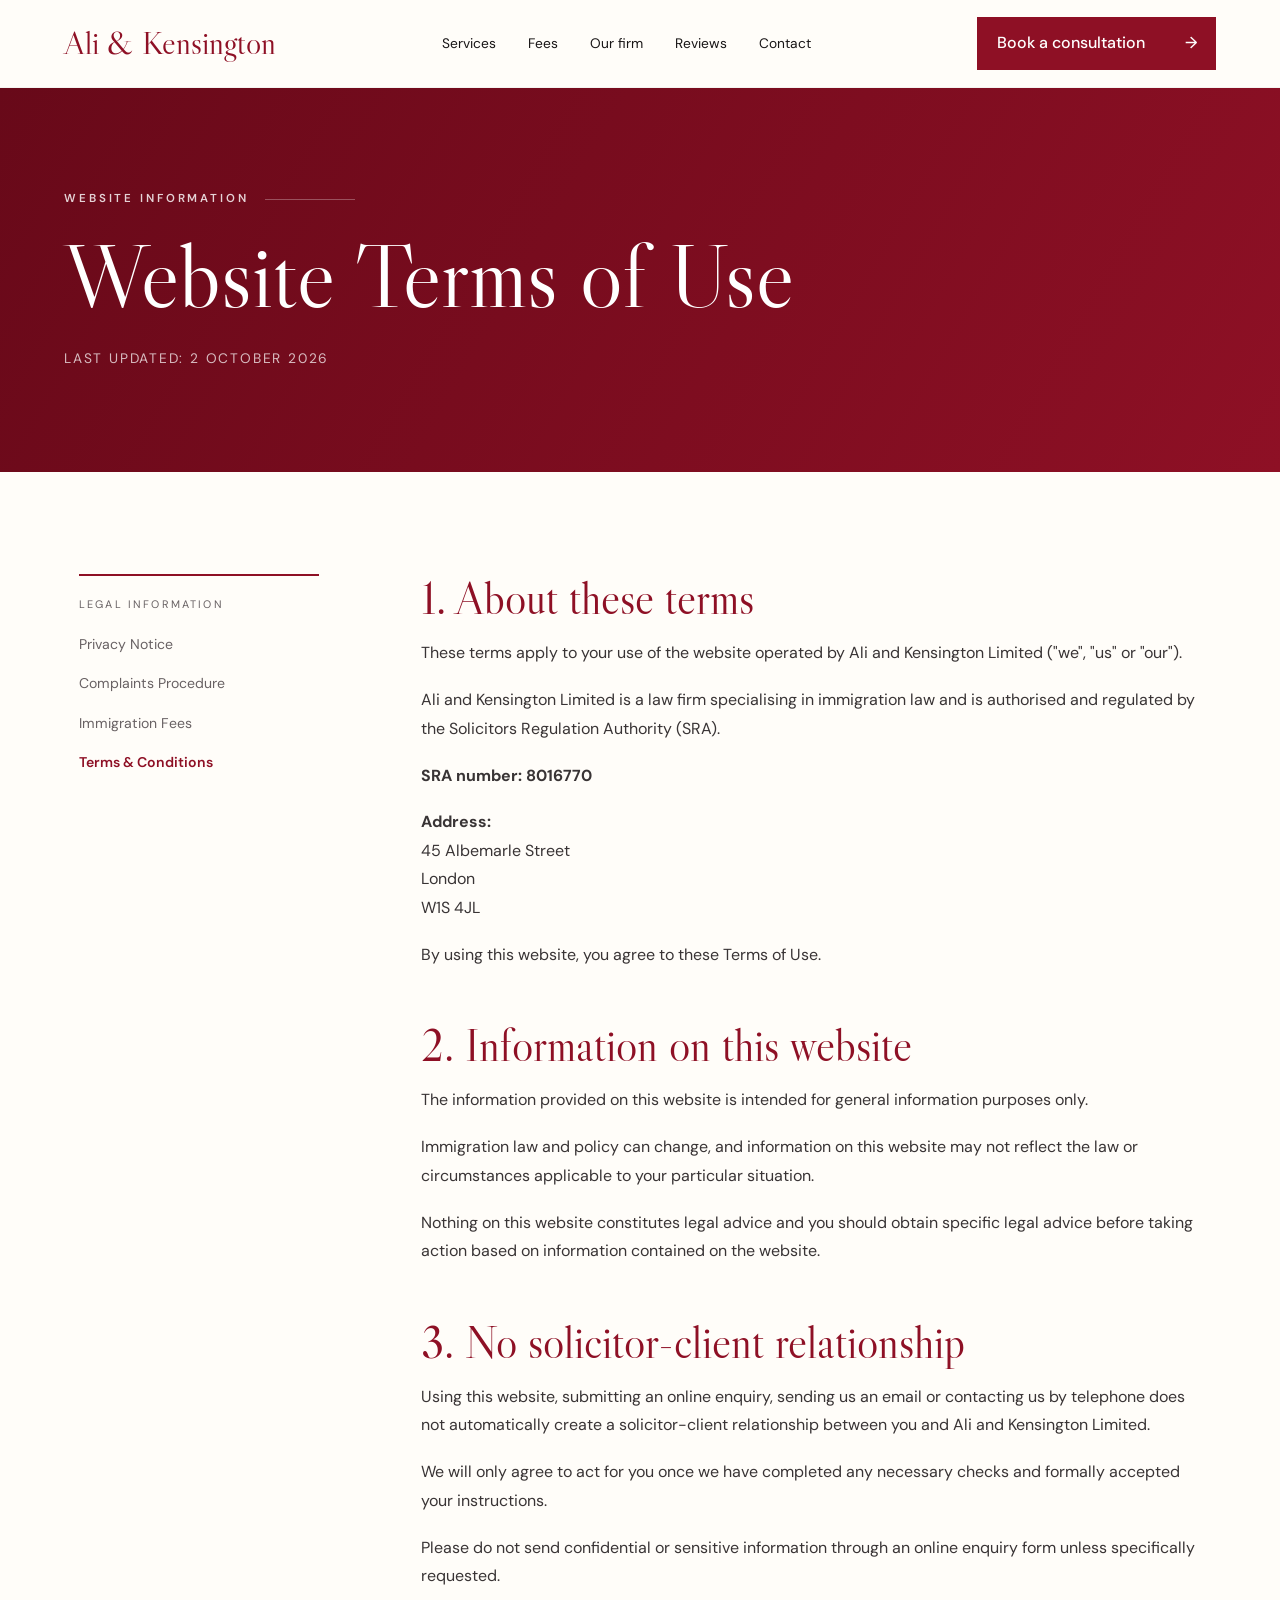
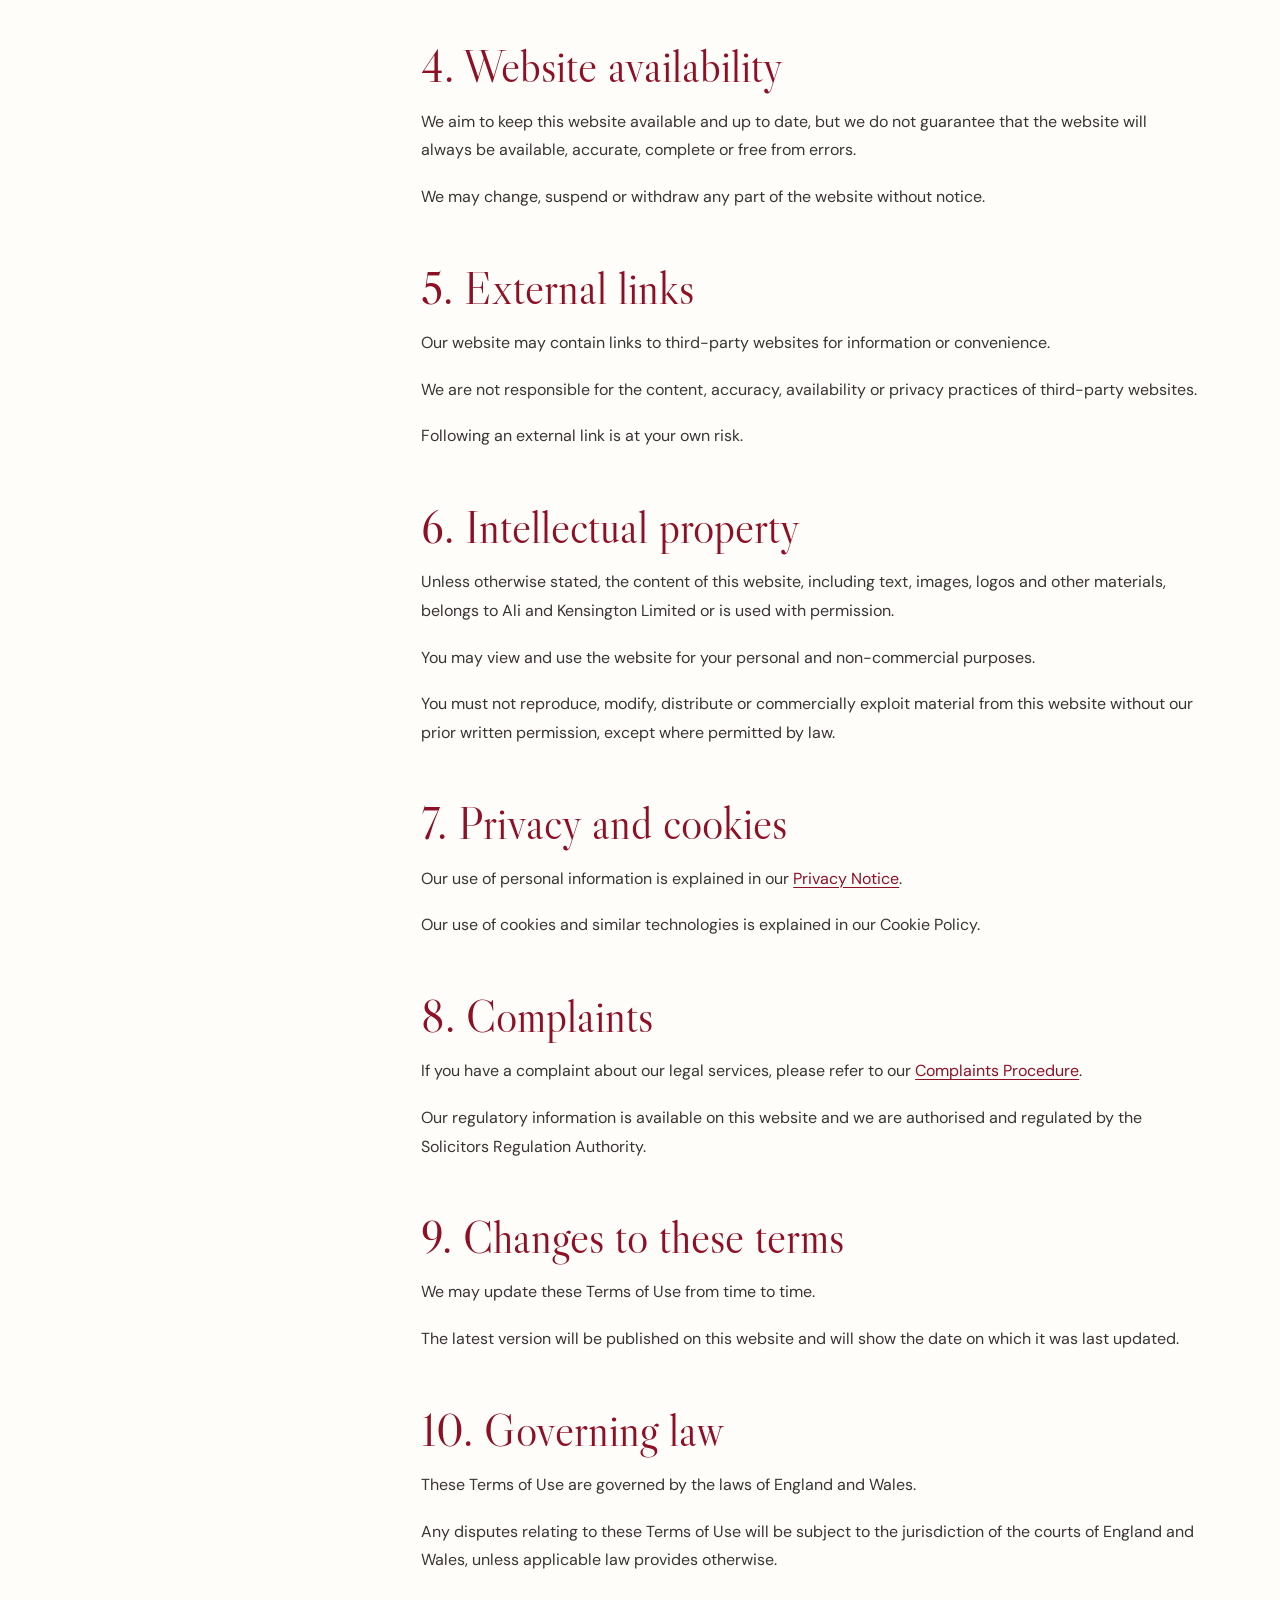
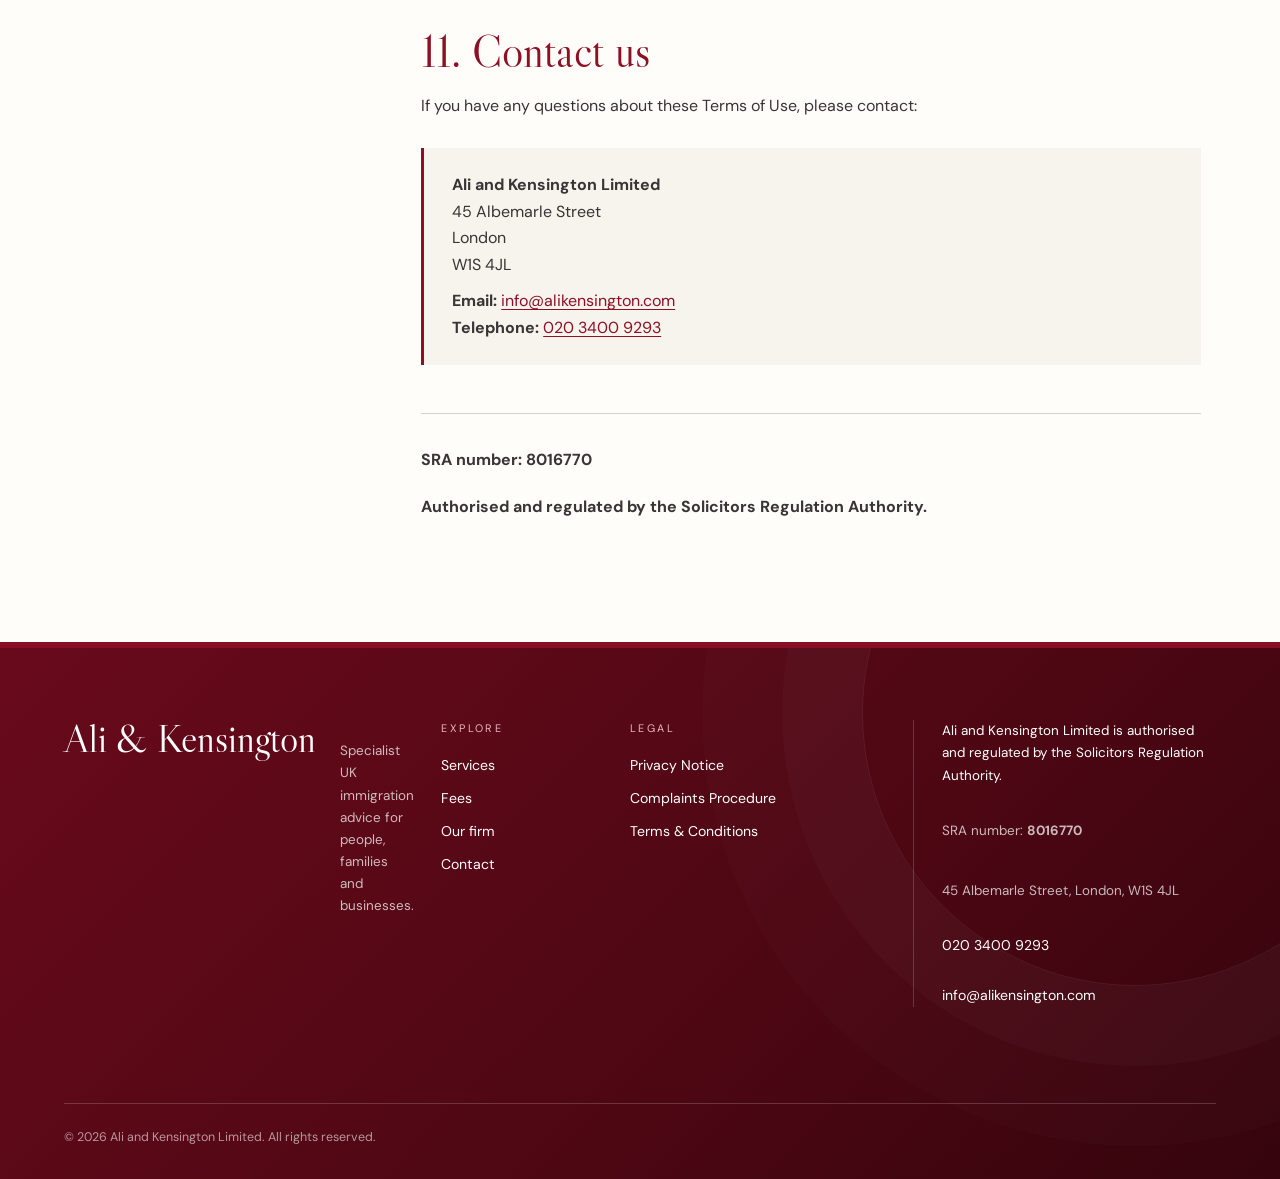
<file: terms.html>
<!doctype html>
<html lang="en-GB">
<head>
  <meta charset="utf-8"><meta name="viewport" content="width=device-width, initial-scale=1">
  <meta name="description" content="Website Terms of Use for Ali and Kensington Limited."><meta name="theme-color" content="#8e1025">
  <title>Website Terms of Use | Ali &amp; Kensington</title>
  <link rel="preconnect" href="https://fonts.googleapis.com"><link rel="preconnect" href="https://fonts.gstatic.com" crossorigin>
  <link href="https://fonts.googleapis.com/css2?family=DM+Sans:wght@400;500;600&family=Libre+Caslon+Display&display=swap" rel="stylesheet">
  <link rel="stylesheet" href="styles.css"><link rel="stylesheet" href="legal.css">
</head>
<body>
  <a class="skip-link" href="#main">Skip to content</a>
  <header class="site-header" data-header>
    <a class="wordmark" href="index.html" aria-label="Ali and Kensington home">Ali <span>&amp;</span> Kensington</a>
    <button class="menu-toggle" type="button" aria-expanded="false" aria-controls="site-nav"><span></span><span></span><span></span><span class="sr-only">Open navigation</span></button>
    <nav id="site-nav" class="site-nav" aria-label="Main navigation"><a href="index.html#services">Services</a><a href="fees.html">Fees</a><a href="index.html#firm">Our firm</a><a href="index.html#reviews">Reviews</a><a href="index.html#contact">Contact</a></nav>
    <a class="button header-cta" href="index.html#contact">Book a consultation <span aria-hidden="true">→</span></a>
  </header>
  <main id="main">
    <section class="legal-hero"><div class="legal-hero-inner"><p class="eyebrow">Website information</p><h1>Website Terms of Use</h1><p class="legal-hero-meta">Last updated: 2 October 2026</p></div></section>
    <div class="legal-layout">
      <nav class="legal-nav" aria-label="Legal pages"><p>Legal information</p><a href="privacy.html">Privacy Notice</a><a href="complaints.html">Complaints Procedure</a><a href="fees.html">Immigration Fees</a><a href="terms.html" aria-current="page">Terms &amp; Conditions</a></nav>
      <article class="legal-content">
        <h2>1. About these terms</h2>
        <p>These terms apply to your use of the website operated by Ali and Kensington Limited ("we", "us" or "our").</p>
        <p>Ali and Kensington Limited is a law firm specialising in immigration law and is authorised and regulated by the Solicitors Regulation Authority (SRA).</p>
        <p><strong>SRA number: 8016770</strong></p>
        <address><strong>Address:</strong><br>45 Albemarle Street<br>London<br>W1S 4JL</address>
        <p>By using this website, you agree to these Terms of Use.</p>

        <h2>2. Information on this website</h2>
        <p>The information provided on this website is intended for general information purposes only.</p>
        <p>Immigration law and policy can change, and information on this website may not reflect the law or circumstances applicable to your particular situation.</p>
        <p>Nothing on this website constitutes legal advice and you should obtain specific legal advice before taking action based on information contained on the website.</p>

        <h2>3. No solicitor-client relationship</h2>
        <p>Using this website, submitting an online enquiry, sending us an email or contacting us by telephone does not automatically create a solicitor-client relationship between you and Ali and Kensington Limited.</p>
        <p>We will only agree to act for you once we have completed any necessary checks and formally accepted your instructions.</p>
        <p>Please do not send confidential or sensitive information through an online enquiry form unless specifically requested.</p>

        <h2>4. Website availability</h2>
        <p>We aim to keep this website available and up to date, but we do not guarantee that the website will always be available, accurate, complete or free from errors.</p>
        <p>We may change, suspend or withdraw any part of the website without notice.</p>

        <h2>5. External links</h2>
        <p>Our website may contain links to third-party websites for information or convenience.</p>
        <p>We are not responsible for the content, accuracy, availability or privacy practices of third-party websites.</p>
        <p>Following an external link is at your own risk.</p>

        <h2>6. Intellectual property</h2>
        <p>Unless otherwise stated, the content of this website, including text, images, logos and other materials, belongs to Ali and Kensington Limited or is used with permission.</p>
        <p>You may view and use the website for your personal and non-commercial purposes.</p>
        <p>You must not reproduce, modify, distribute or commercially exploit material from this website without our prior written permission, except where permitted by law.</p>

        <h2>7. Privacy and cookies</h2>
        <p>Our use of personal information is explained in our <a href="privacy.html">Privacy Notice</a>.</p>
        <p>Our use of cookies and similar technologies is explained in our Cookie Policy.</p>

        <h2>8. Complaints</h2>
        <p>If you have a complaint about our legal services, please refer to our <a href="complaints.html">Complaints Procedure</a>.</p>
        <p>Our regulatory information is available on this website and we are authorised and regulated by the Solicitors Regulation Authority.</p>

        <h2>9. Changes to these terms</h2>
        <p>We may update these Terms of Use from time to time.</p>
        <p>The latest version will be published on this website and will show the date on which it was last updated.</p>

        <h2>10. Governing law</h2>
        <p>These Terms of Use are governed by the laws of England and Wales.</p>
        <p>Any disputes relating to these Terms of Use will be subject to the jurisdiction of the courts of England and Wales, unless applicable law provides otherwise.</p>

        <h2>11. Contact us</h2>
        <p>If you have any questions about these Terms of Use, please contact:</p>
        <div class="legal-contact"><p><strong>Ali and Kensington Limited</strong><br>45 Albemarle Street<br>London<br>W1S 4JL</p><p><strong>Email:</strong> <a href="mailto:info@alikensington.com">info@alikensington.com</a><br><strong>Telephone:</strong> <a href="tel:+442034009293">020 3400 9293</a></p></div>
        <div class="legal-signoff"><p><strong>SRA number: 8016770</strong></p><p><strong>Authorised and regulated by the Solicitors Regulation Authority.</strong></p></div>
      </article>
    </div>
  </main>
  <footer class="site-footer">
    <div class="footer-brand"><a class="wordmark" href="index.html">Ali <span>&amp;</span> Kensington</a><p>Specialist UK immigration advice for people, families and businesses.</p></div>
    <nav class="footer-links" aria-label="Services and contact"><p>Explore</p><a href="index.html#services">Services</a><a href="fees.html">Fees</a><a href="index.html#firm">Our firm</a><a href="index.html#contact">Contact</a></nav>
    <nav class="footer-links" aria-label="Legal information"><p>Legal</p><a href="privacy.html">Privacy Notice</a><a href="complaints.html">Complaints Procedure</a><a href="terms.html">Terms &amp; Conditions</a></nav>
    <div class="footer-regulatory"><p>Ali and Kensington Limited is authorised and regulated by the Solicitors Regulation Authority.</p><p>SRA number: <strong>8016770</strong></p><address>45 Albemarle Street, London, W1S 4JL</address><a href="tel:+442034009293">020 3400 9293</a><a href="mailto:info@alikensington.com">info@alikensington.com</a></div>
    <div class="sra-badge footer-sra-badge"><div style="max-width:275px;max-height:163px;"><div style="position:relative;padding-bottom:59.1%;height:auto;overflow:hidden;"><iframe title="SRA Digital Badge" frameborder="0" scrolling="no" allowtransparency="true" src="https://cdn.yoshki.com/iframe/55845r.html" style="border:0;margin:0;padding:0;background-color:transparent;top:0;left:0;width:100%;height:100%;position:absolute;"></iframe></div></div></div>
    <p class="copyright">© <span data-year></span> Ali and Kensington Limited. All rights reserved.</p>
  </footer>
  <script src="script.js"></script>
</body>
</html>
</file>
<file: styles.css>
:root{--burgundy:#8e1025;--burgundy-dark:#680919;--ivory:#f7f3ed;--paper:#fffdf9;--ink:#181516;--muted:#686163;--line:#d9d1c8;--sans:"DM Sans",sans-serif;--serif:"Libre Caslon Display",Georgia,serif}
*{box-sizing:border-box}html{scroll-behavior:smooth}body{margin:0;background:var(--paper);color:var(--ink);font-family:var(--sans);line-height:1.55}a{color:inherit}.skip-link{position:fixed;left:1rem;top:-5rem;background:var(--ink);color:#fff;padding:.75rem 1rem;z-index:100}.skip-link:focus{top:1rem}.sr-only{position:absolute;width:1px;height:1px;padding:0;margin:-1px;overflow:hidden;clip:rect(0,0,0,0);white-space:nowrap;border:0}.site-header{height:88px;display:grid;grid-template-columns:auto 1fr auto;align-items:center;gap:3rem;padding:0 clamp(1.5rem,5vw,5rem);background:rgba(255,253,249,.96);position:relative;z-index:20;border-bottom:1px solid rgba(0,0,0,.04)}.wordmark{text-decoration:none;color:var(--burgundy);font-family:var(--serif);font-size:clamp(1.45rem,2.5vw,2.4rem);white-space:nowrap}.wordmark span{font-size:.78em}.site-nav{justify-self:center;display:flex;gap:2rem}.site-nav a,.site-footer a{text-decoration:none;font-size:.86rem}.site-nav a:hover,.site-footer a:hover{color:var(--burgundy)}.button{display:inline-flex;align-items:center;justify-content:space-between;gap:2.5rem;background:var(--burgundy);color:#fff;text-decoration:none;padding:1rem 1.35rem;font-weight:500;border:1px solid var(--burgundy);transition:.2s ease}.button:hover{background:var(--burgundy-dark);transform:translateY(-1px)}.header-cta{padding:.85rem 1.15rem}.menu-toggle{display:none;background:none;border:0;padding:.5rem}.menu-toggle span:not(.sr-only){display:block;width:25px;height:2px;background:var(--burgundy);margin:5px}.hero{min-height:650px;display:grid;grid-template-columns:3fr 2fr;background:var(--ivory)}.hero-copy{display:flex;flex-direction:column;justify-content:center;padding:5rem clamp(1.5rem,5vw,5rem)}.eyebrow{text-transform:uppercase;letter-spacing:.25em;font-size:.72rem;font-weight:600;margin:0 0 1.5rem;display:flex;align-items:center;gap:1rem}.eyebrow:after{content:"";width:90px;height:1px;background:currentColor;opacity:.35}.hero h1,.section h2,.consultation h2{font-family:var(--serif);font-weight:400;line-height:1.02;margin:0}.hero h1{font-size:clamp(3.3rem,6vw,6.2rem);color:var(--burgundy);max-width:800px}.hero-intro{font-size:clamp(1.05rem,1.5vw,1.35rem);max-width:650px;color:#3e393a;margin:1.5rem 0 2rem}.experience{display:flex;align-items:center;gap:1rem;margin:0 0 2rem}.experience strong{font-family:var(--serif);font-size:3.4rem;font-weight:400;color:var(--burgundy);border-right:1px solid #b99ca1;padding-right:1rem;line-height:1}.experience span{text-transform:uppercase;letter-spacing:.23em;font-size:.7rem}.hero-copy>.button{align-self:flex-start}.hero-image{background:url("assets/london-hero.jpg") center/cover no-repeat;min-height:580px}.section{padding:6rem clamp(1.5rem,5vw,5rem)}.section-heading{display:grid;grid-template-columns:1.6fr .8fr;gap:7rem;align-items:end;margin-bottom:3rem}.section-heading h2,.proof h2{font-size:clamp(2.8rem,4.6vw,5rem);max-width:850px}.section-heading>div:last-child{max-width:440px}.text-link{display:inline-block;color:var(--burgundy);text-decoration:none;margin-top:1rem;font-weight:600}.service-grid{display:grid;grid-template-columns:repeat(5,1fr);gap:1px;background:var(--line);border:1px solid var(--line)}.service-grid article{background:var(--ivory);padding:2rem 1.5rem;min-height:300px;display:flex;flex-direction:column}.service-icon{font-family:var(--serif);color:var(--burgundy);font-size:1.4rem}.service-grid h3,.proof-grid h3{font-family:var(--serif);font-size:1.55rem;font-weight:400;margin:1.2rem 0 .5rem}.service-grid p,.proof-grid p{color:var(--muted);font-size:.9rem}.service-grid a{margin-top:auto;color:var(--burgundy);text-decoration:none;font-size:.86rem;font-weight:600}.proof{background:#f1ece5;display:grid;grid-template-columns:1fr 1.4fr;gap:5rem;align-items:center}.proof-grid{display:grid;grid-template-columns:repeat(3,1fr)}.proof-grid article{padding:1rem 2rem;border-left:1px solid var(--line)}.proof-grid span{color:var(--burgundy);font-size:.75rem;letter-spacing:.2em}.consultation{background:linear-gradient(110deg,var(--burgundy),#720b1c 68%,#3f0710);color:#fff;padding:5rem clamp(1.5rem,5vw,5rem);display:grid;grid-template-columns:1.7fr 1fr;gap:5rem;align-items:center}.consultation h2{font-size:clamp(3rem,5vw,5.6rem)}.consultation p{font-size:1.1rem}.consultation address{font-style:normal;border-left:1px solid rgba(255,255,255,.35);padding-left:3rem;display:flex;flex-direction:column}.consultation address strong{font-family:var(--serif);font-size:1.5rem;margin-bottom:.5rem}.button-light{background:var(--paper);color:var(--burgundy);border-color:var(--paper);margin-top:1.5rem;align-self:flex-start}.site-footer{padding:3rem clamp(1.5rem,5vw,5rem);display:grid;grid-template-columns:1fr 1fr auto;gap:2rem;align-items:center}.site-footer>p{color:var(--muted);font-size:.85rem}.site-footer>div{display:flex;gap:1.5rem}.copyright{grid-column:1/-1;border-top:1px solid var(--line);padding-top:1.5rem;margin-top:1rem}.menu-open{overflow:hidden}
@media(max-width:1050px){.site-header{gap:1.5rem}.site-nav{gap:1rem}.header-cta{display:none}.hero{grid-template-columns:1.2fr 1fr}.section-heading{gap:3rem}.service-grid{grid-template-columns:repeat(2,1fr)}.service-grid article:last-child{grid-column:1/-1}.proof{grid-template-columns:1fr}.site-footer{grid-template-columns:1fr auto}.site-footer>p:not(.copyright){display:none}}
@media(max-width:760px){.site-header{height:76px;padding:0 1.25rem;grid-template-columns:1fr auto}.menu-toggle{display:block}.site-nav{display:none;position:absolute;top:76px;inset-inline:0;background:var(--paper);padding:1.5rem;flex-direction:column;border-top:1px solid var(--line);box-shadow:0 18px 30px rgba(30,10,10,.12)}.site-nav.open{display:flex}.hero{display:flex;flex-direction:column;min-height:auto}.hero-copy{padding:4rem 1.25rem 3rem}.hero h1{font-size:clamp(3rem,14vw,4.5rem)}.hero-image{min-height:390px;order:-1}.section{padding:4.5rem 1.25rem}.section-heading{grid-template-columns:1fr;gap:1.5rem}.section-heading h2,.proof h2{font-size:2.9rem}.service-grid{grid-template-columns:1fr}.service-grid article,.service-grid article:last-child{grid-column:auto;min-height:235px}.proof{gap:2rem}.proof-grid{grid-template-columns:1fr}.proof-grid article{padding:1.5rem 0;border-left:0;border-top:1px solid var(--line)}.consultation{grid-template-columns:1fr;gap:2rem;padding:4rem 1.25rem}.consultation address{padding-left:0;border-left:0;border-top:1px solid rgba(255,255,255,.35);padding-top:2rem}.site-footer{grid-template-columns:1fr}.site-footer>div{flex-wrap:wrap}.copyright{grid-column:auto}}
@media(prefers-reduced-motion:reduce){html{scroll-behavior:auto}*,*:before,*:after{transition:none!important}}

.reviews{background:var(--paper)}
.reviews-heading{display:grid;grid-template-columns:1.5fr .7fr;gap:5rem;align-items:end;margin-bottom:3.5rem}
.reviews-heading h2{font-size:clamp(2.8rem,4.8vw,5rem);max-width:820px}
.reviews-heading>p{max-width:420px;color:var(--muted);font-size:1.02rem}
.review-grid{display:grid;grid-template-columns:repeat(6,minmax(0,1fr));gap:1.25rem;align-items:start}
.review-card{grid-column:span 2;background:var(--ivory);border:1px solid var(--line);padding:2rem;display:flex;flex-direction:column;min-height:100%;box-shadow:0 18px 45px rgba(46,28,30,.045)}
.review-card:nth-child(4),.review-card:nth-child(5){grid-column:span 3}
.stars{color:#b38319;font-size:1.05rem;letter-spacing:.15em;line-height:1;margin-bottom:1.35rem}
.review-card blockquote{margin:0;color:#343031;font-size:.94rem;line-height:1.72}
.review-card blockquote p:first-child{margin-top:0}
.review-card blockquote p:last-child{margin-bottom:0}
.review-card footer{margin-top:2rem;padding-top:1.25rem;border-top:1px solid var(--line);display:flex;flex-direction:column;gap:.15rem}
.review-card footer strong{font-family:var(--serif);font-size:1.25rem;font-weight:400;color:var(--burgundy)}
.review-card footer span{font-size:.75rem;text-transform:uppercase;letter-spacing:.14em;color:var(--muted)}

@media(max-width:1050px){.reviews-heading{gap:3rem}.review-grid{grid-template-columns:repeat(2,minmax(0,1fr))}.review-card,.review-card:nth-child(4),.review-card:nth-child(5){grid-column:span 1}.review-card:last-child{grid-column:1/-1}}
@media(max-width:760px){.reviews-heading{grid-template-columns:1fr;gap:1rem;margin-bottom:2.25rem}.reviews-heading h2{font-size:2.9rem}.reviews-heading>p{margin:0}.review-grid{grid-template-columns:1fr;gap:1rem}.review-card,.review-card:nth-child(4),.review-card:nth-child(5),.review-card:last-child{grid-column:1;padding:1.5rem}.review-card blockquote{font-size:.91rem}.stars{font-size:1rem}}

.people-section{background:var(--burgundy);color:#fff;padding:clamp(4rem,7vw,7rem) clamp(1.5rem,5vw,5rem);display:grid;grid-template-columns:minmax(280px,.72fr) minmax(0,1.28fr);gap:clamp(3rem,7vw,7rem);align-items:center;overflow:hidden}
.people-copy{max-width:560px}
.people-copy h2{font-family:var(--serif);font-size:clamp(3rem,4.8vw,5.2rem);font-weight:400;line-height:1.02;margin:0 0 1.75rem}
.people-copy>p:not(.eyebrow){color:rgba(255,255,255,.78);font-size:1.05rem;line-height:1.75;margin-bottom:1.5rem}
.people-copy .text-link{color:#fff;border-bottom:1px solid rgba(255,255,255,.45);padding-bottom:.25rem}
.people-gallery{display:grid;grid-template-columns:minmax(0,.88fr) minmax(0,1.12fr);grid-template-rows:repeat(2,minmax(190px,1fr));gap:1rem;min-height:620px}
.people-photo{margin:0;overflow:hidden;background:#d8cec3;position:relative}
.people-photo-tall{grid-row:1/-1}
.people-photo img{width:100%;height:100%;display:block;object-fit:cover;filter:saturate(.82) contrast(.97);transition:transform .5s ease}
.people-photo-tall img{object-position:center}
.people-photo:nth-child(2) img{object-position:center 35%}
.people-photo:nth-child(3) img{object-position:center 45%}
.people-photo:hover img{transform:scale(1.015)}

@media(max-width:1050px){.people-section{grid-template-columns:1fr;gap:3rem}.people-copy{max-width:720px}.people-gallery{min-height:560px}}
@media(max-width:760px){.people-section{padding:4.5rem 1.25rem}.people-copy h2{font-size:2.9rem}.people-gallery{grid-template-columns:1fr 1fr;grid-template-rows:340px 190px;gap:.65rem;min-height:0}.people-photo-tall{grid-column:1/-1;grid-row:auto}.people-photo-tall img{object-position:center 42%}.people-photo:nth-child(2),.people-photo:nth-child(3){min-height:190px}}
@media(max-width:420px){.people-gallery{grid-template-columns:1fr;grid-template-rows:330px 200px 200px}.people-photo-tall{grid-column:auto}}

/* Review carousel */
.reviews-intro{max-width:420px;color:var(--muted);font-size:1.02rem}
.reviews-intro>p{margin:0}
.carousel-controls{display:flex;gap:.65rem;margin-top:1.4rem}
.carousel-button{width:46px;height:46px;border:1px solid var(--line);border-radius:50%;background:var(--paper);color:var(--burgundy);font:inherit;font-size:1.15rem;cursor:pointer;transition:background .2s ease,color .2s ease,transform .2s ease}
.carousel-button:hover,.carousel-button:focus-visible{background:var(--burgundy);color:#fff;transform:translateY(-1px)}
.review-grid{display:flex;grid-template-columns:none;gap:1.25rem;overflow-x:auto;scroll-snap-type:x mandatory;scroll-behavior:smooth;scrollbar-width:none;overscroll-behavior-inline:contain;align-items:stretch;padding:0 0 .5rem}
.review-grid::-webkit-scrollbar{display:none}
.review-card,.review-card:nth-child(4),.review-card:nth-child(5){grid-column:auto;flex:0 0 calc((100% - 2.5rem)/3);scroll-snap-align:start;min-height:auto}
.review-more{display:none;margin-top:1rem;padding:0;border:0;background:transparent;color:var(--burgundy);font:600 .86rem var(--sans);text-decoration:underline;text-underline-offset:.25em;cursor:pointer;align-self:flex-start}
.review-dialog{width:min(720px,calc(100% - 2rem));max-height:min(82vh,820px);padding:0;border:0;background:var(--paper);color:var(--ink);box-shadow:0 30px 90px rgba(30,10,15,.32)}
.review-dialog::backdrop{background:rgba(24,12,15,.68);backdrop-filter:blur(3px)}
.review-dialog-inner{padding:clamp(1.5rem,5vw,3.5rem);overflow:auto;max-height:82vh;position:relative}
.review-dialog-close{position:absolute;right:1rem;top:1rem;width:42px;height:42px;border:1px solid var(--line);border-radius:50%;background:var(--paper);color:var(--ink);font:300 1.8rem/1 var(--sans);cursor:pointer}
.review-dialog-copy{font-size:1rem;line-height:1.75;padding-right:1rem}
.review-dialog footer{margin-top:2rem;padding-top:1.25rem;border-top:1px solid var(--line);display:flex;flex-direction:column}
.review-dialog footer strong{font-family:var(--serif);font-size:1.4rem;font-weight:400;color:var(--burgundy)}
.review-dialog footer span{font-size:.75rem;text-transform:uppercase;letter-spacing:.14em;color:var(--muted)}
.dialog-open{overflow:hidden}

@media(max-width:1050px){.review-card,.review-card:nth-child(4),.review-card:nth-child(5),.review-card:last-child{grid-column:auto;flex-basis:calc((100% - 1.25rem)/2)}}
@media(max-width:760px){.reviews-intro{max-width:none}.carousel-controls{margin-top:1.1rem}.review-grid{display:flex;grid-template-columns:none;gap:1rem;margin-inline:-1.25rem;padding:0 1.25rem .5rem;scroll-padding-inline:1.25rem}.review-card,.review-card:nth-child(4),.review-card:nth-child(5),.review-card:last-child{grid-column:auto;flex:0 0 calc(100vw - 3rem);padding:1.5rem}.review-card blockquote.is-truncated{position:relative;max-height:13.25rem;overflow:hidden}.review-card blockquote.is-truncated:after{content:"";position:absolute;inset:auto 0 0;height:4rem;background:linear-gradient(to bottom,rgba(247,243,237,0),var(--ivory) 82%)}.review-more{display:inline-block}.review-dialog{width:calc(100% - 1.5rem);max-height:88vh}.review-dialog-inner{max-height:88vh;padding:4rem 1.35rem 1.75rem}.review-dialog-copy{font-size:.94rem;padding-right:0}}

/* Full-bleed video hero */
.hero{position:relative;isolation:isolate;display:flex;align-items:center;min-height:min(780px,calc(100svh - 88px));overflow:hidden;background:#2b1419}
.hero-media{position:absolute;z-index:0;inset:0;pointer-events:none}
.hero-video{position:absolute;inset:0;width:100%;height:100%;object-fit:cover;object-position:center;border:0;pointer-events:none}
.hero-video::-webkit-media-controls,.hero-video::-webkit-media-controls-enclosure,.hero-video::-webkit-media-controls-panel,.hero-video::-webkit-media-controls-play-button,.hero-video::-webkit-media-controls-start-playback-button{display:none!important;-webkit-appearance:none}
.hero-shade{position:absolute;z-index:1;inset:0;background:linear-gradient(90deg,rgba(20,7,11,.88) 0%,rgba(36,10,16,.7) 38%,rgba(25,9,13,.32) 72%,rgba(15,6,8,.42) 100%),linear-gradient(0deg,rgba(17,5,8,.32),transparent 45%);pointer-events:none}
.hero-copy{position:relative;z-index:2;width:100%;max-width:980px;padding-block:5.5rem;color:#fff}
.hero h1{color:#fff;text-shadow:0 2px 28px rgba(0,0,0,.2)}
.hero-intro{color:rgba(255,255,255,.88);max-width:620px}
.hero .experience strong{color:#fff;border-right-color:rgba(255,255,255,.45)}
.hero-copy>.button{background:var(--burgundy);border-color:rgba(255,255,255,.16);box-shadow:0 12px 35px rgba(29,4,10,.26)}

@media(max-width:760px){.hero{min-height:calc(100svh - 76px);justify-content:flex-end;align-items:stretch}.hero-video{object-position:center}.hero-shade{background:linear-gradient(0deg,rgba(20,7,11,.94) 0%,rgba(32,10,15,.68) 55%,rgba(16,6,9,.28) 100%)}.hero-copy{justify-content:flex-end;padding:5rem 1.25rem 3.5rem}.hero h1{font-size:clamp(3rem,14vw,4.5rem)}}

/* Regulatory footer */
.wordmark span{font-size:1em}
.site-footer{position:relative;padding:4.5rem clamp(1.5rem,5vw,5rem) 2rem;display:grid;grid-template-columns:repeat(12,1fr);gap:2.5rem 1.75rem;align-items:start;background:linear-gradient(135deg,#690a1b 0%,#4c0713 62%,#35040c 100%);color:#fff;border-top:6px solid #890f26;overflow:hidden}
.site-footer:before{content:"";position:absolute;right:-8rem;top:-13rem;width:34rem;height:34rem;border:1px solid rgba(255,255,255,.08);border-radius:50%;box-shadow:0 0 0 5rem rgba(255,255,255,.018),0 0 0 10rem rgba(255,255,255,.012);pointer-events:none}
.site-footer .wordmark{color:#fff;font-size:clamp(2rem,3vw,3rem);line-height:1}
.footer-brand{display:block;grid-column:1/5;position:relative;z-index:1}
.footer-brand p,.footer-regulatory p{color:rgba(255,255,255,.72);font-size:.84rem;line-height:1.65}
.footer-brand p{max-width:320px;margin:1.25rem 0 0}
.footer-links{display:flex;flex-direction:column;gap:.7rem;position:relative;z-index:1}
.footer-links:nth-of-type(1){grid-column:5/7}.footer-links:nth-of-type(2){grid-column:7/10}
.footer-links p{margin:0 0 .45rem;text-transform:uppercase;letter-spacing:.22em;font-size:.68rem;color:#e8b7bf}
.site-footer .footer-links a,.footer-regulatory a{width:fit-content;font-size:.88rem;color:#fff;text-decoration:none;transition:color .2s ease}
.site-footer .footer-links a:hover,.footer-regulatory a:hover{color:#f2cbd1}
.footer-regulatory{grid-column:10/13;display:flex;flex-direction:column;align-items:flex-start;position:relative;z-index:1;border-left:1px solid rgba(255,255,255,.18);padding-left:1.75rem}
.footer-regulatory p{margin:0 0 .55rem}.footer-regulatory p:first-child{color:#fff}
.footer-regulatory address{font-style:normal;color:rgba(255,255,255,.72);font-size:.84rem;margin:.4rem 0 .6rem}
.footer-regulatory a+a{margin-top:.25rem}
.site-footer .copyright{grid-column:1/-1;margin:1rem 0 0;padding-top:1.5rem;color:rgba(255,255,255,.58);border-top:1px solid rgba(255,255,255,.18);font-size:.78rem;position:relative;z-index:1}
@media(max-width:1050px){.site-footer{grid-template-columns:repeat(6,1fr)}.footer-brand{grid-column:1/4}.footer-links:nth-of-type(1){grid-column:4/5}.footer-links:nth-of-type(2){grid-column:5/7}.footer-regulatory{grid-column:1/4;border-left:0;border-top:1px solid rgba(255,255,255,.18);padding:1.75rem 0 0}.site-footer>p:not(.copyright){display:block}}
@media(max-width:1250px){.header-cta{display:none}}
@media(max-width:760px){.site-footer{grid-template-columns:1fr 1fr;padding-top:3.5rem;gap:2.25rem 1.25rem}.footer-brand,.footer-regulatory,.site-footer .copyright{grid-column:1/-1}.footer-links:nth-of-type(1){grid-column:1}.footer-links:nth-of-type(2){grid-column:2}.footer-brand{display:block;margin-bottom:.25rem}.footer-regulatory{display:flex;margin-top:0;padding-top:1.75rem}.site-footer .copyright{grid-column:1/-1}.site-footer:before{right:-18rem}}

/* Official SRA digital badge - authorised 275px by 163px size */
.sra-badge{width:275px;max-width:100%;max-height:163px;overflow:hidden}
.consultation{grid-template-columns:minmax(0,1.35fr) 275px minmax(250px,.8fr);gap:clamp(2rem,4vw,4rem)}
.consultation-sra-badge{justify-self:center;align-self:center;background:#fff}
.footer-sra-badge{grid-column:10/13;justify-self:start;margin-left:1.75rem;position:relative;z-index:1}
@media(max-width:1050px){.consultation{grid-template-columns:1fr 275px}.consultation address{grid-column:1/-1}.footer-sra-badge{grid-column:4/7;grid-row:2;justify-self:end;margin-left:0}}
@media(max-width:760px){.consultation{grid-template-columns:1fr}.consultation-sra-badge{justify-self:start}.consultation address{grid-column:auto}.footer-sra-badge{grid-column:1/-1;grid-row:auto;justify-self:start;margin-top:0}}
</file>
<file: legal.css>
.legal-hero{background:linear-gradient(120deg,var(--burgundy-dark),var(--burgundy));color:#fff;padding:clamp(4rem,8vw,7rem) clamp(1.5rem,5vw,5rem)}
.legal-hero-inner{max-width:1180px;margin:0 auto}
.legal-hero h1{font-family:var(--serif);font-size:clamp(3.4rem,7vw,6.8rem);font-weight:400;line-height:.98;margin:0;max-width:950px}
.legal-hero .eyebrow{color:rgba(255,255,255,.82)}
.legal-hero-meta{margin:1.75rem 0 0;color:rgba(255,255,255,.72);font-size:.86rem;text-transform:uppercase;letter-spacing:.13em}
.legal-layout{display:grid;grid-template-columns:240px minmax(0,780px);gap:clamp(3rem,8vw,8rem);justify-content:center;padding:clamp(4rem,8vw,7.5rem) clamp(1.5rem,5vw,5rem)}
.legal-nav{position:sticky;top:2rem;align-self:start;border-top:2px solid var(--burgundy);padding-top:1.25rem;display:flex;flex-direction:column;gap:.7rem}
.legal-nav p{margin:0 0 .4rem;text-transform:uppercase;letter-spacing:.2em;font-size:.68rem;color:var(--muted)}
.legal-nav a{color:var(--muted);text-decoration:none;font-size:.88rem;padding:.2rem 0}
.legal-nav a:hover,.legal-nav a[aria-current="page"]{color:var(--burgundy)}
.legal-nav a[aria-current="page"]{font-weight:600}
.legal-content{min-width:0}
.legal-content h2{font-family:var(--serif);font-size:clamp(2rem,3.5vw,3rem);font-weight:400;line-height:1.1;color:var(--burgundy);margin:3.25rem 0 1rem}
.legal-content h2:first-child{margin-top:0}
.legal-content h3{font-family:var(--serif);font-size:1.55rem;font-weight:400;margin:2.2rem 0 .7rem}
.legal-content p,.legal-content li{color:#393435;line-height:1.78}
.legal-content p{margin:0 0 1.15rem}
.legal-content address{font-style:normal;color:#393435;line-height:1.78;margin:0 0 1.15rem}
.legal-content ul{padding-left:1.35rem;margin:0 0 1.5rem}
.legal-content a{color:var(--burgundy);text-underline-offset:.2em}
.legal-contact{background:var(--ivory);border-left:3px solid var(--burgundy);padding:1.5rem 1.75rem;margin:1.75rem 0}
.legal-contact p,.legal-contact address{margin:0 0 .65rem;font-style:normal;line-height:1.65}
.legal-contact p:last-child{margin-bottom:0}
.legal-callout{border:1px solid var(--line);padding:1.5rem 1.75rem;margin:2rem 0;color:var(--burgundy);font-weight:600}
.legal-signoff{border-top:1px solid var(--line);margin-top:3rem;padding-top:2rem}
.fee-table-wrap{overflow-x:auto;margin:1.75rem 0 2rem;border:1px solid var(--line)}
.fee-table{width:100%;border-collapse:collapse;min-width:560px}
.fee-table th{background:var(--burgundy);color:#fff;text-align:left;font-size:.72rem;text-transform:uppercase;letter-spacing:.12em;padding:1rem 1.2rem}
.fee-table td{padding:.9rem 1.2rem;border-bottom:1px solid var(--line);vertical-align:top}
.fee-table tr:last-child td{border-bottom:0}
.fee-table tbody tr:nth-child(even){background:var(--ivory)}
.fee-table td:last-child{white-space:nowrap;font-weight:600;color:var(--burgundy)}
.legal-footer-note{font-size:.85rem;color:var(--muted);margin-top:3rem}
@media(max-width:900px){.legal-layout{grid-template-columns:1fr}.legal-nav{position:static;display:grid;grid-template-columns:repeat(2,minmax(0,1fr));gap:.65rem 1rem}.legal-nav p{grid-column:1/-1}.legal-nav a{border-bottom:1px solid var(--line);padding:.5rem 0}}
@media(max-width:760px){.legal-hero{padding:4rem 1.25rem}.legal-layout{padding:4rem 1.25rem;gap:3rem}.legal-hero h1{font-size:clamp(3.1rem,15vw,4.7rem)}.legal-content h2{font-size:2.3rem}.legal-contact,.legal-callout{padding:1.25rem}.fee-table{font-size:.9rem}}
</file>
